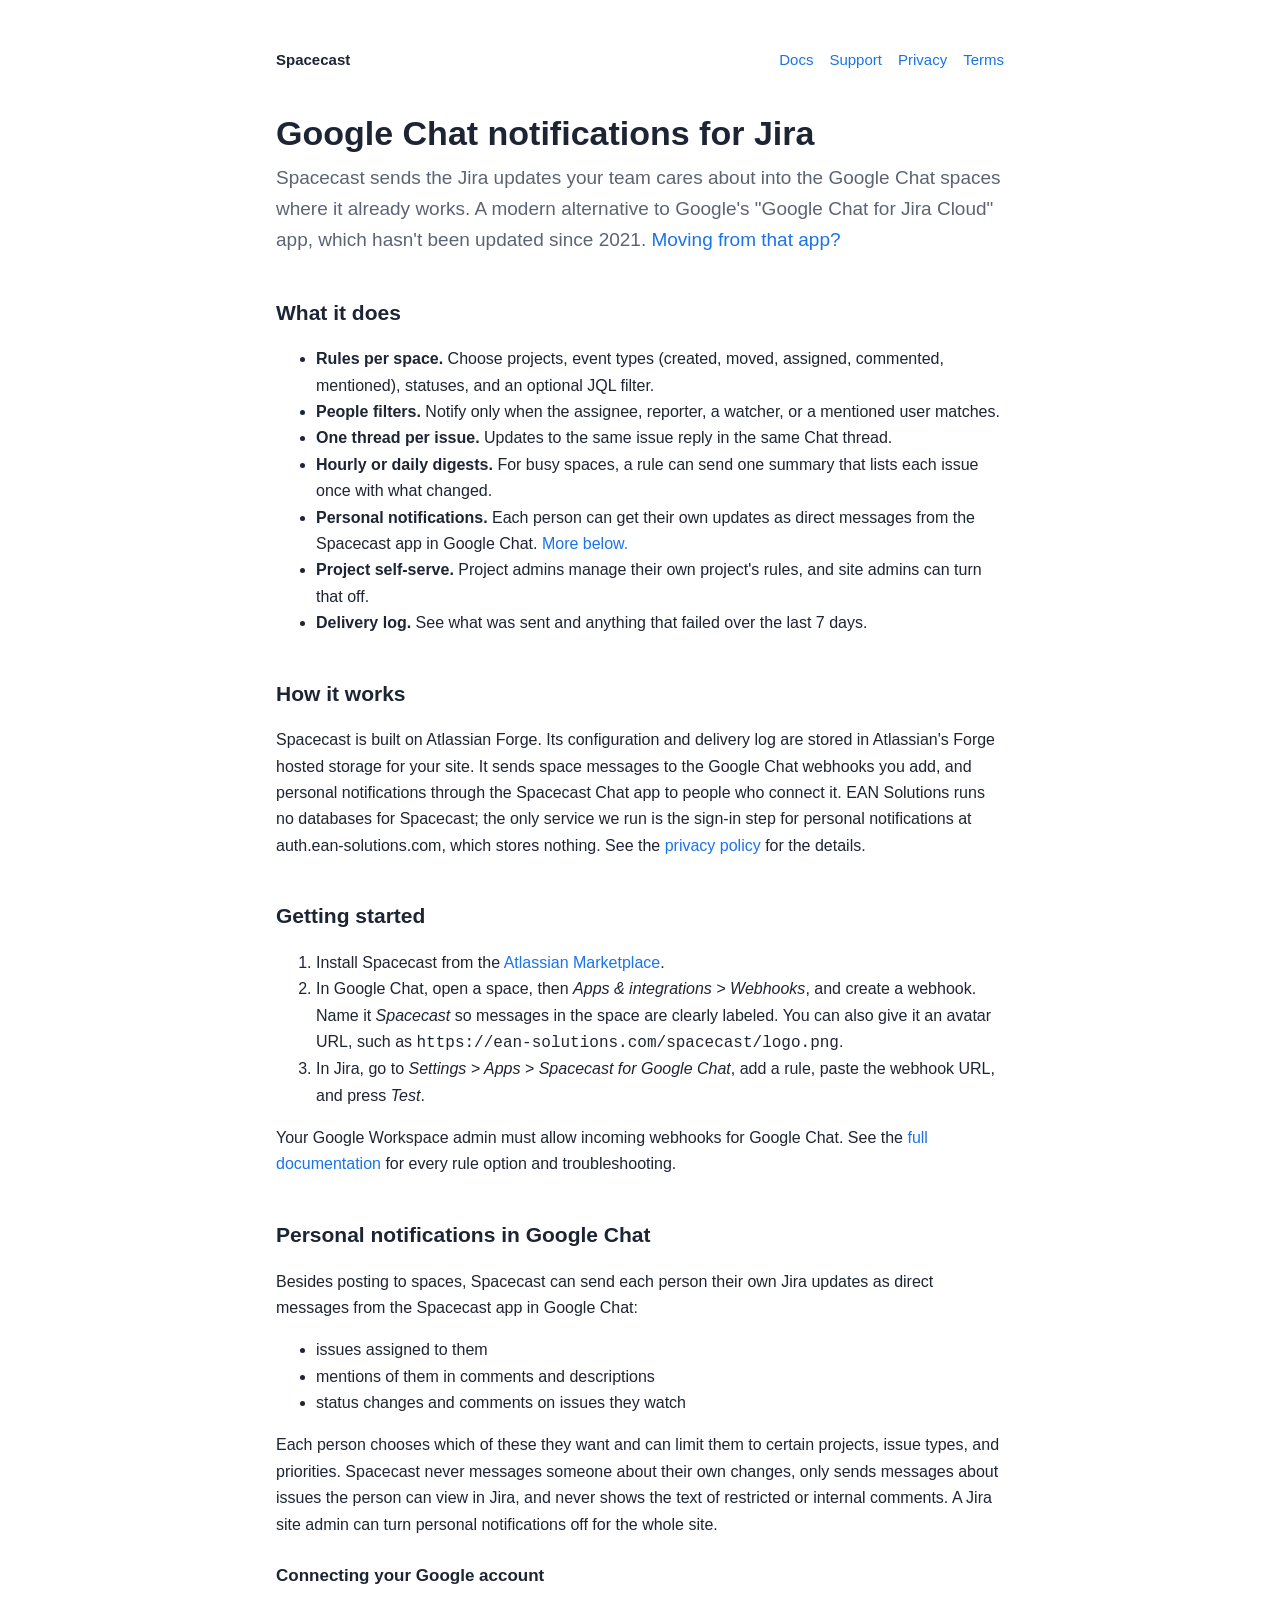
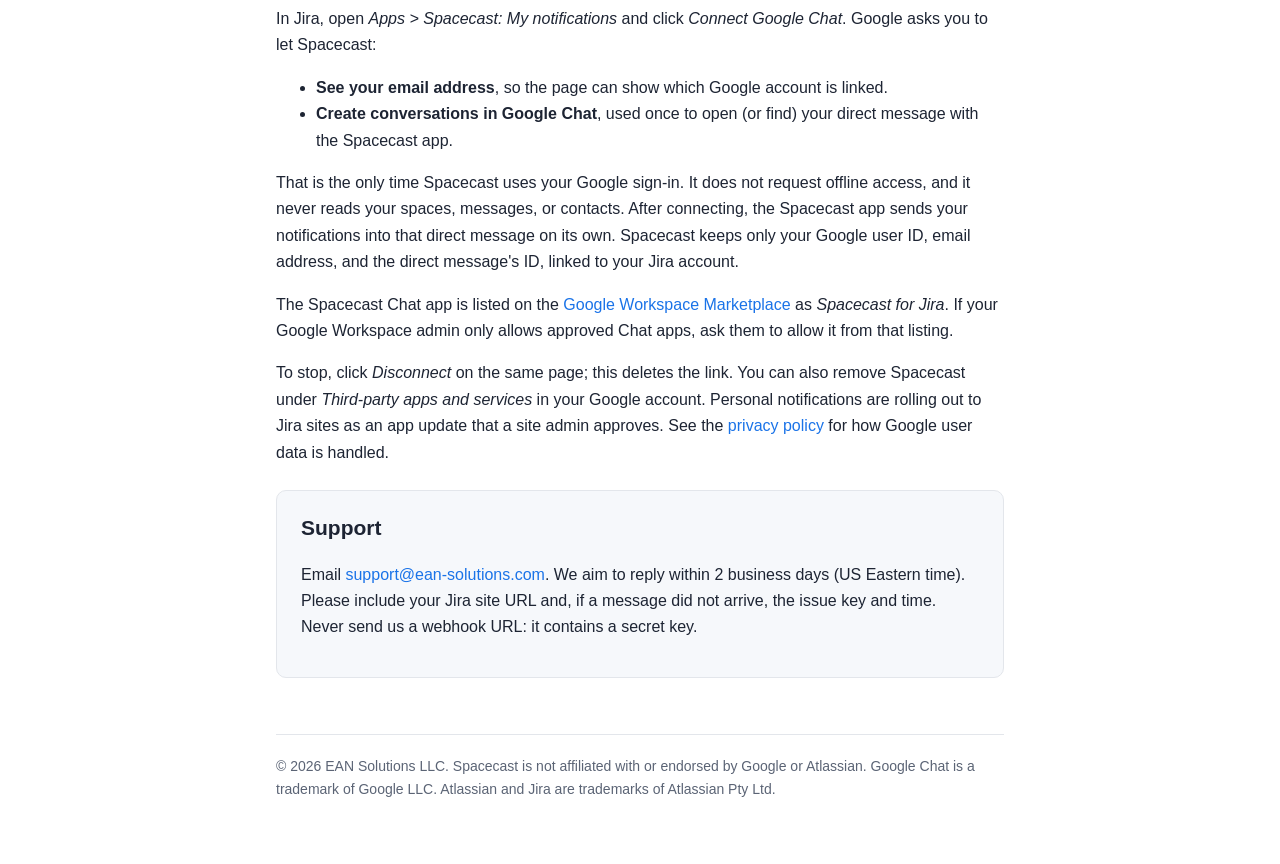
<file: spacecast/index.html>
<!DOCTYPE html>
<html lang="en">
<head>
  <meta charset="utf-8" />
  <meta name="viewport" content="width=device-width, initial-scale=1" />
  <title>Spacecast: Google Chat notifications for Jira Cloud</title>
  <meta name="description" content="Send Jira Cloud updates to Google Chat spaces and direct messages: per-space rules, JQL filters, one thread per issue, digests. A Forge alternative to Google Chat for Jira Cloud." />
  <link rel="canonical" href="https://ean-solutions.com/spacecast/" />
  <link rel="stylesheet" href="style.css" />
</head>
<body>
<main>
  <nav>
    <a class="brand" href="./">Spacecast</a>
    <a href="docs.html">Docs</a>
    <a href="#support">Support</a>
    <a href="privacy.html">Privacy</a>
    <a href="terms.html">Terms</a>
  </nav>

  <h1>Google Chat notifications for Jira</h1>
  <p class="lede">Spacecast sends the Jira updates your team cares about into the Google Chat spaces where it already works. A modern alternative to Google's "Google Chat for Jira Cloud" app, which hasn't been updated since 2021. <a href="google-chat-for-jira-cloud-alternative.html">Moving from that app?</a></p>

  <h2>What it does</h2>
  <ul>
    <li><strong>Rules per space.</strong> Choose projects, event types (created, moved, assigned, commented, mentioned), statuses, and an optional JQL filter.</li>
    <li><strong>People filters.</strong> Notify only when the assignee, reporter, a watcher, or a mentioned user matches.</li>
    <li><strong>One thread per issue.</strong> Updates to the same issue reply in the same Chat thread.</li>
    <li><strong>Hourly or daily digests.</strong> For busy spaces, a rule can send one summary that lists each issue once with what changed.</li>
    <li><strong>Personal notifications.</strong> Each person can get their own updates as direct messages from the Spacecast app in Google Chat. <a href="#personal">More below.</a></li>
    <li><strong>Project self-serve.</strong> Project admins manage their own project's rules, and site admins can turn that off.</li>
    <li><strong>Delivery log.</strong> See what was sent and anything that failed over the last 7 days.</li>
  </ul>

  <h2>How it works</h2>
  <p>Spacecast is built on Atlassian Forge. Its configuration and delivery log are stored in Atlassian's Forge hosted storage for your site. It sends space messages to the Google Chat webhooks you add, and personal notifications through the Spacecast Chat app to people who connect it. EAN Solutions runs no databases for Spacecast; the only service we run is the sign-in step for personal notifications at auth.ean-solutions.com, which stores nothing. See the <a href="privacy.html">privacy policy</a> for the details.</p>

  <h2>Getting started</h2>
  <ol>
    <li>Install Spacecast from the <a href="https://marketplace.atlassian.com/apps/3949353638/spacecast-google-chat-notifications-for-jira">Atlassian Marketplace</a>.</li>
    <li>In Google Chat, open a space, then <em>Apps &amp; integrations &gt; Webhooks</em>, and create a webhook. Name it <em>Spacecast</em> so messages in the space are clearly labeled. You can also give it an avatar URL, such as <code>https://ean-solutions.com/spacecast/logo.png</code>.</li>
    <li>In Jira, go to <em>Settings &gt; Apps &gt; Spacecast for Google Chat</em>, add a rule, paste the webhook URL, and press <em>Test</em>.</li>
  </ol>
  <p>Your Google Workspace admin must allow incoming webhooks for Google Chat. See the <a href="docs.html">full documentation</a> for every rule option and troubleshooting.</p>

  <h2 id="personal">Personal notifications in Google Chat</h2>
  <p>Besides posting to spaces, Spacecast can send each person their own Jira updates as direct messages from the Spacecast app in Google Chat:</p>
  <ul>
    <li>issues assigned to them</li>
    <li>mentions of them in comments and descriptions</li>
    <li>status changes and comments on issues they watch</li>
  </ul>
  <p>Each person chooses which of these they want and can limit them to certain projects, issue types, and priorities. Spacecast never messages someone about their own changes, only sends messages about issues the person can view in Jira, and never shows the text of restricted or internal comments. A Jira site admin can turn personal notifications off for the whole site.</p>
  <h3>Connecting your Google account</h3>
  <p>In Jira, open <em>Apps &gt; Spacecast: My notifications</em> and click <em>Connect Google Chat</em>. Google asks you to let Spacecast:</p>
  <ul>
    <li><strong>See your email address</strong>, so the page can show which Google account is linked.</li>
    <li><strong>Create conversations in Google Chat</strong>, used once to open (or find) your direct message with the Spacecast app.</li>
  </ul>
  <p>That is the only time Spacecast uses your Google sign-in. It does not request offline access, and it never reads your spaces, messages, or contacts. After connecting, the Spacecast app sends your notifications into that direct message on its own. Spacecast keeps only your Google user ID, email address, and the direct message's ID, linked to your Jira account.</p>
  <p>The Spacecast Chat app is listed on the <a href="https://workspace.google.com/marketplace/app/spacecast_for_jira/1006726347696">Google Workspace Marketplace</a> as <em>Spacecast for Jira</em>. If your Google Workspace admin only allows approved Chat apps, ask them to allow it from that listing.</p>
  <p>To stop, click <em>Disconnect</em> on the same page; this deletes the link. You can also remove Spacecast under <em>Third-party apps and services</em> in your Google account. Personal notifications are rolling out to Jira sites as an app update that a site admin approves. See the <a href="privacy.html">privacy policy</a> for how Google user data is handled.</p>

  <div class="card" id="support">
    <h2 style="margin-top:0">Support</h2>
    <p>Email <a href="mailto:support@ean-solutions.com">support@ean-solutions.com</a>. We aim to reply within 2 business days (US Eastern time). Please include your Jira site URL and, if a message did not arrive, the issue key and time. Never send us a webhook URL: it contains a secret key.</p>
  </div>

  <footer>
    &copy; 2026 EAN Solutions LLC. Spacecast is not affiliated with or endorsed by Google or Atlassian. Google Chat is a trademark of Google LLC. Atlassian and Jira are trademarks of Atlassian Pty Ltd.
  </footer>
</main>
</body>
</html>
</file>
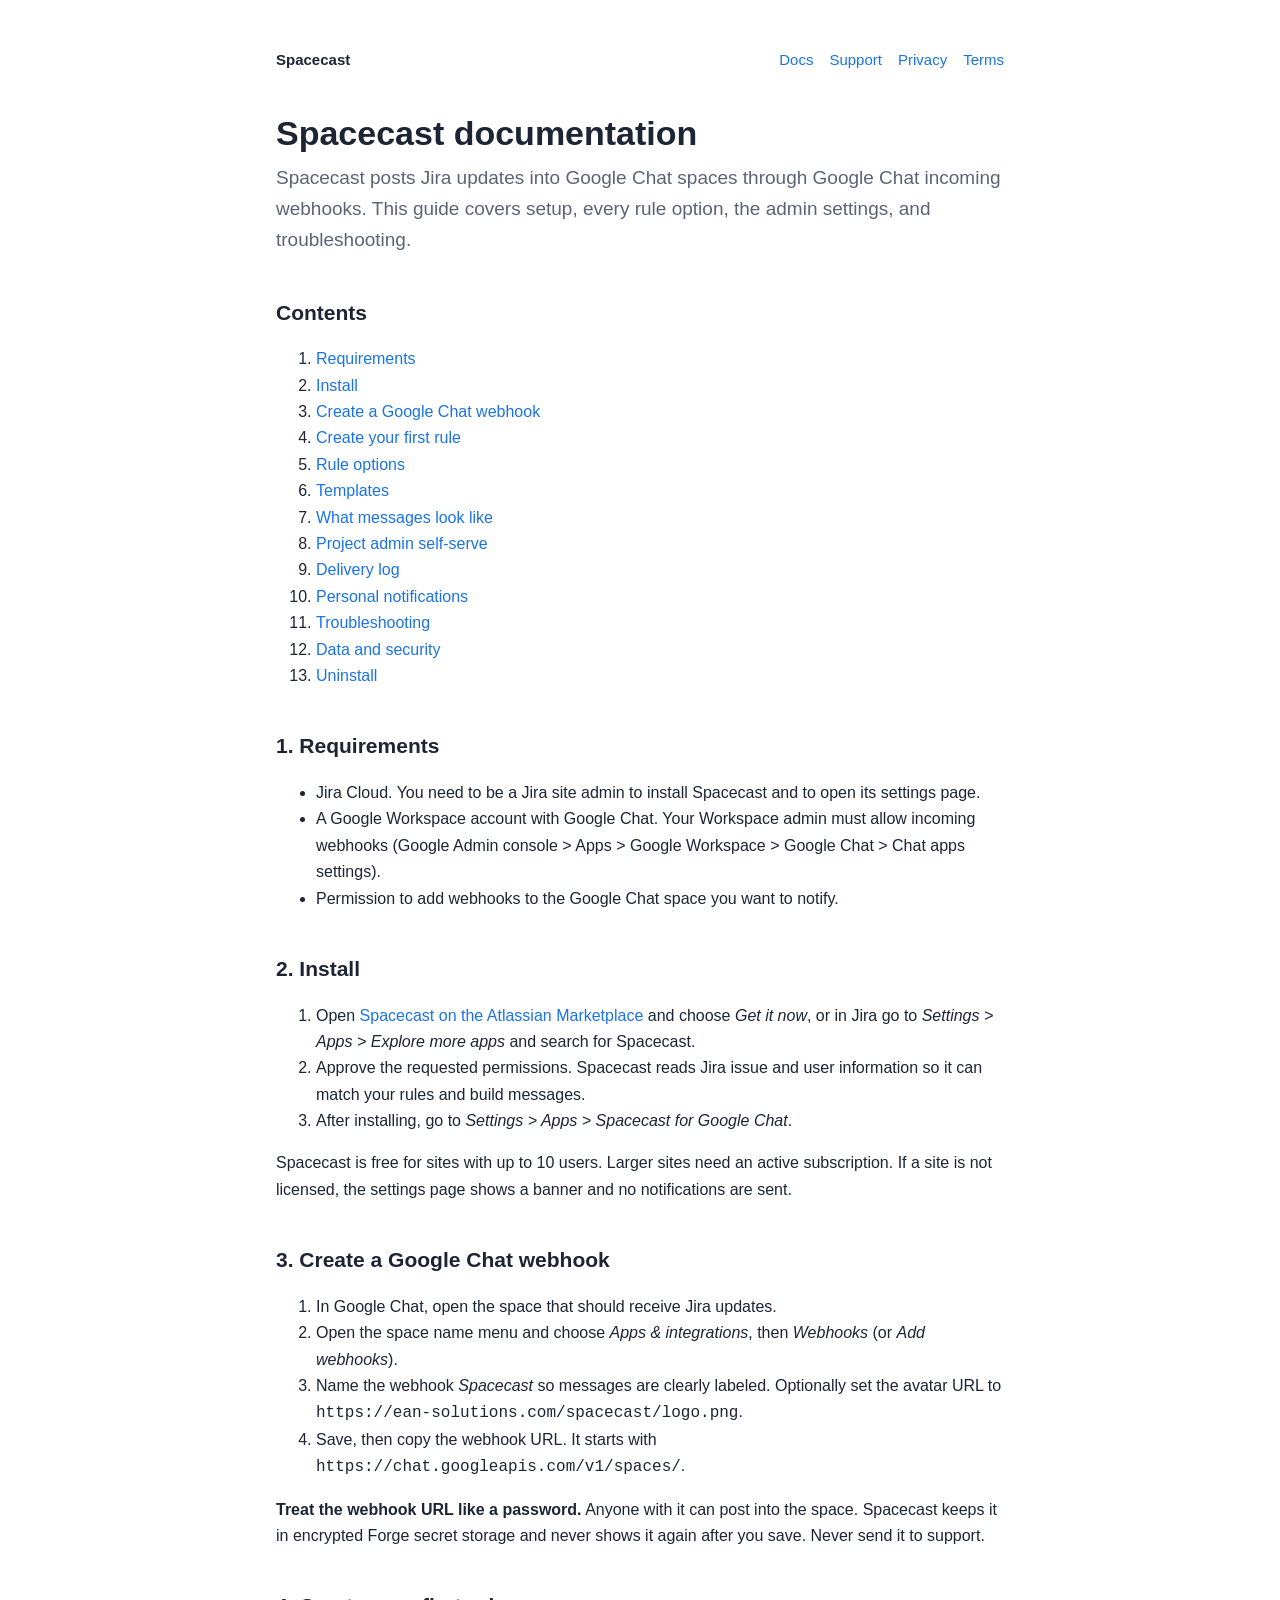
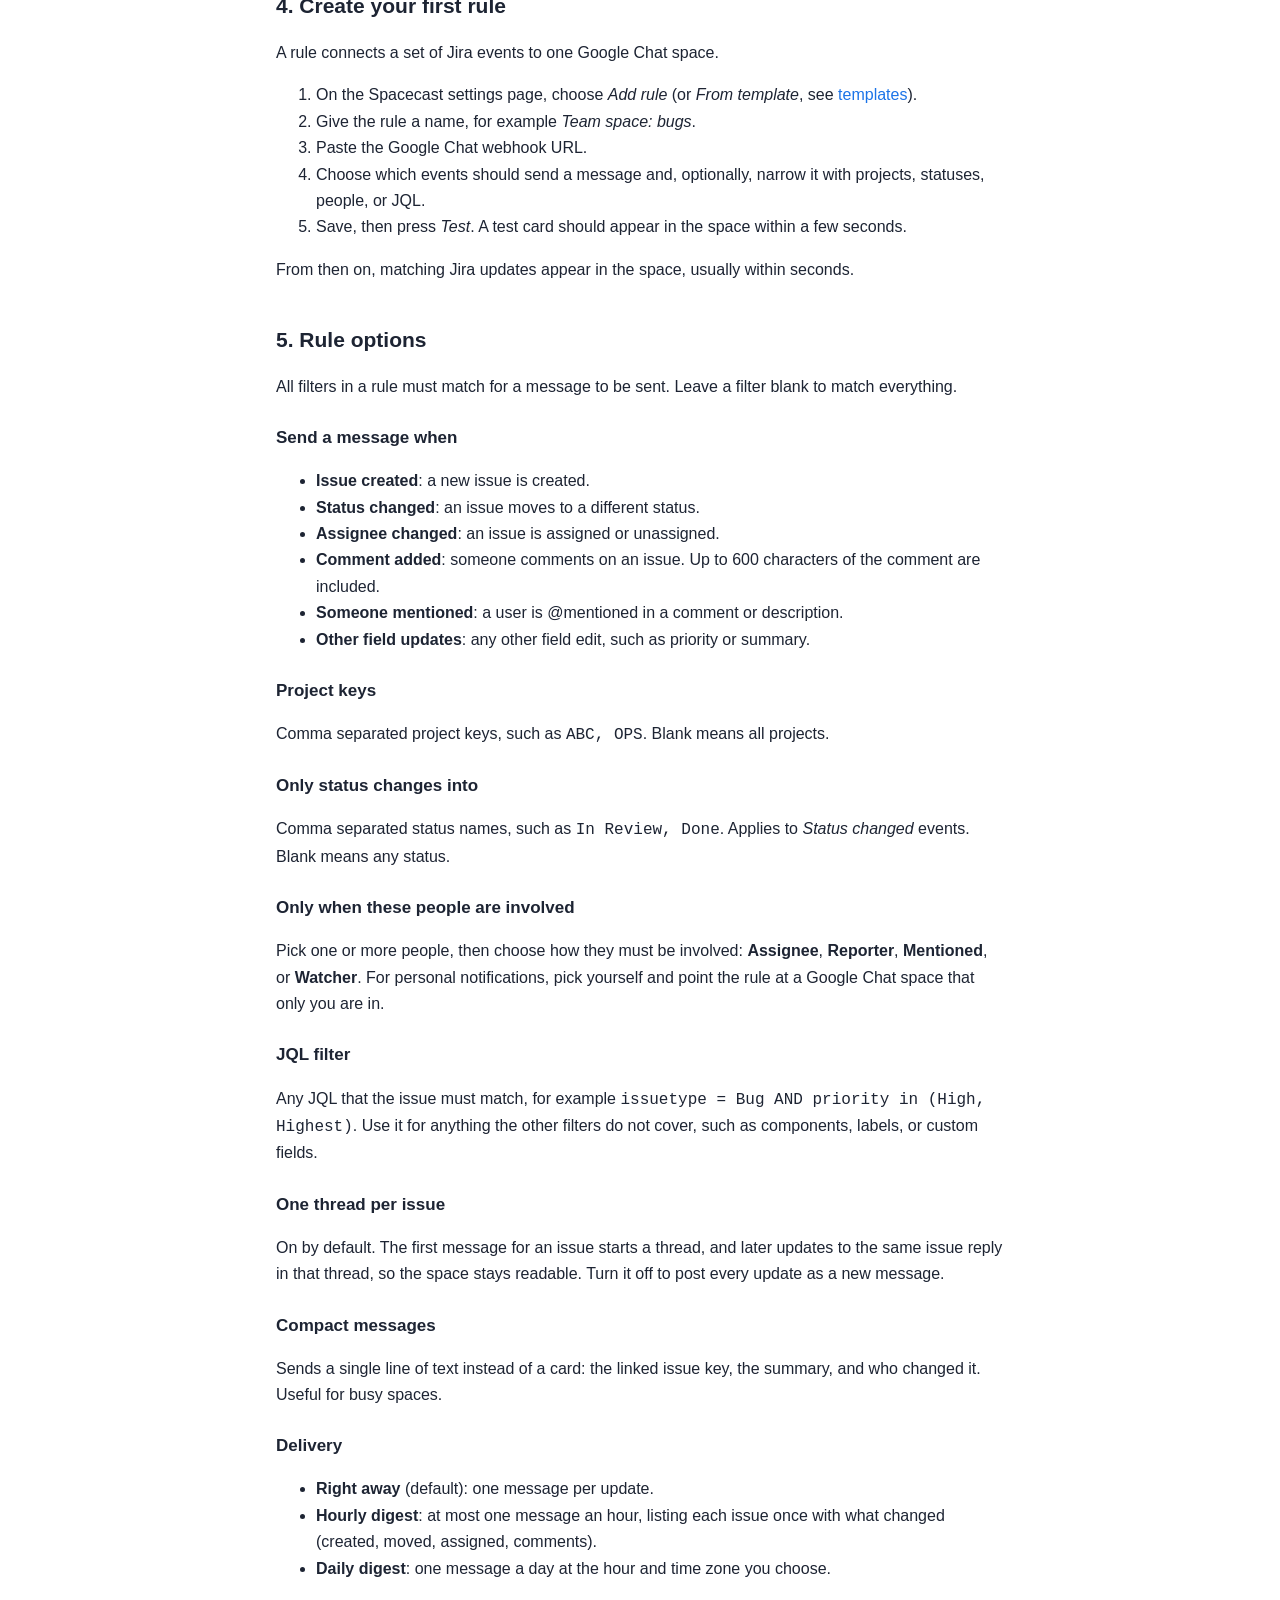
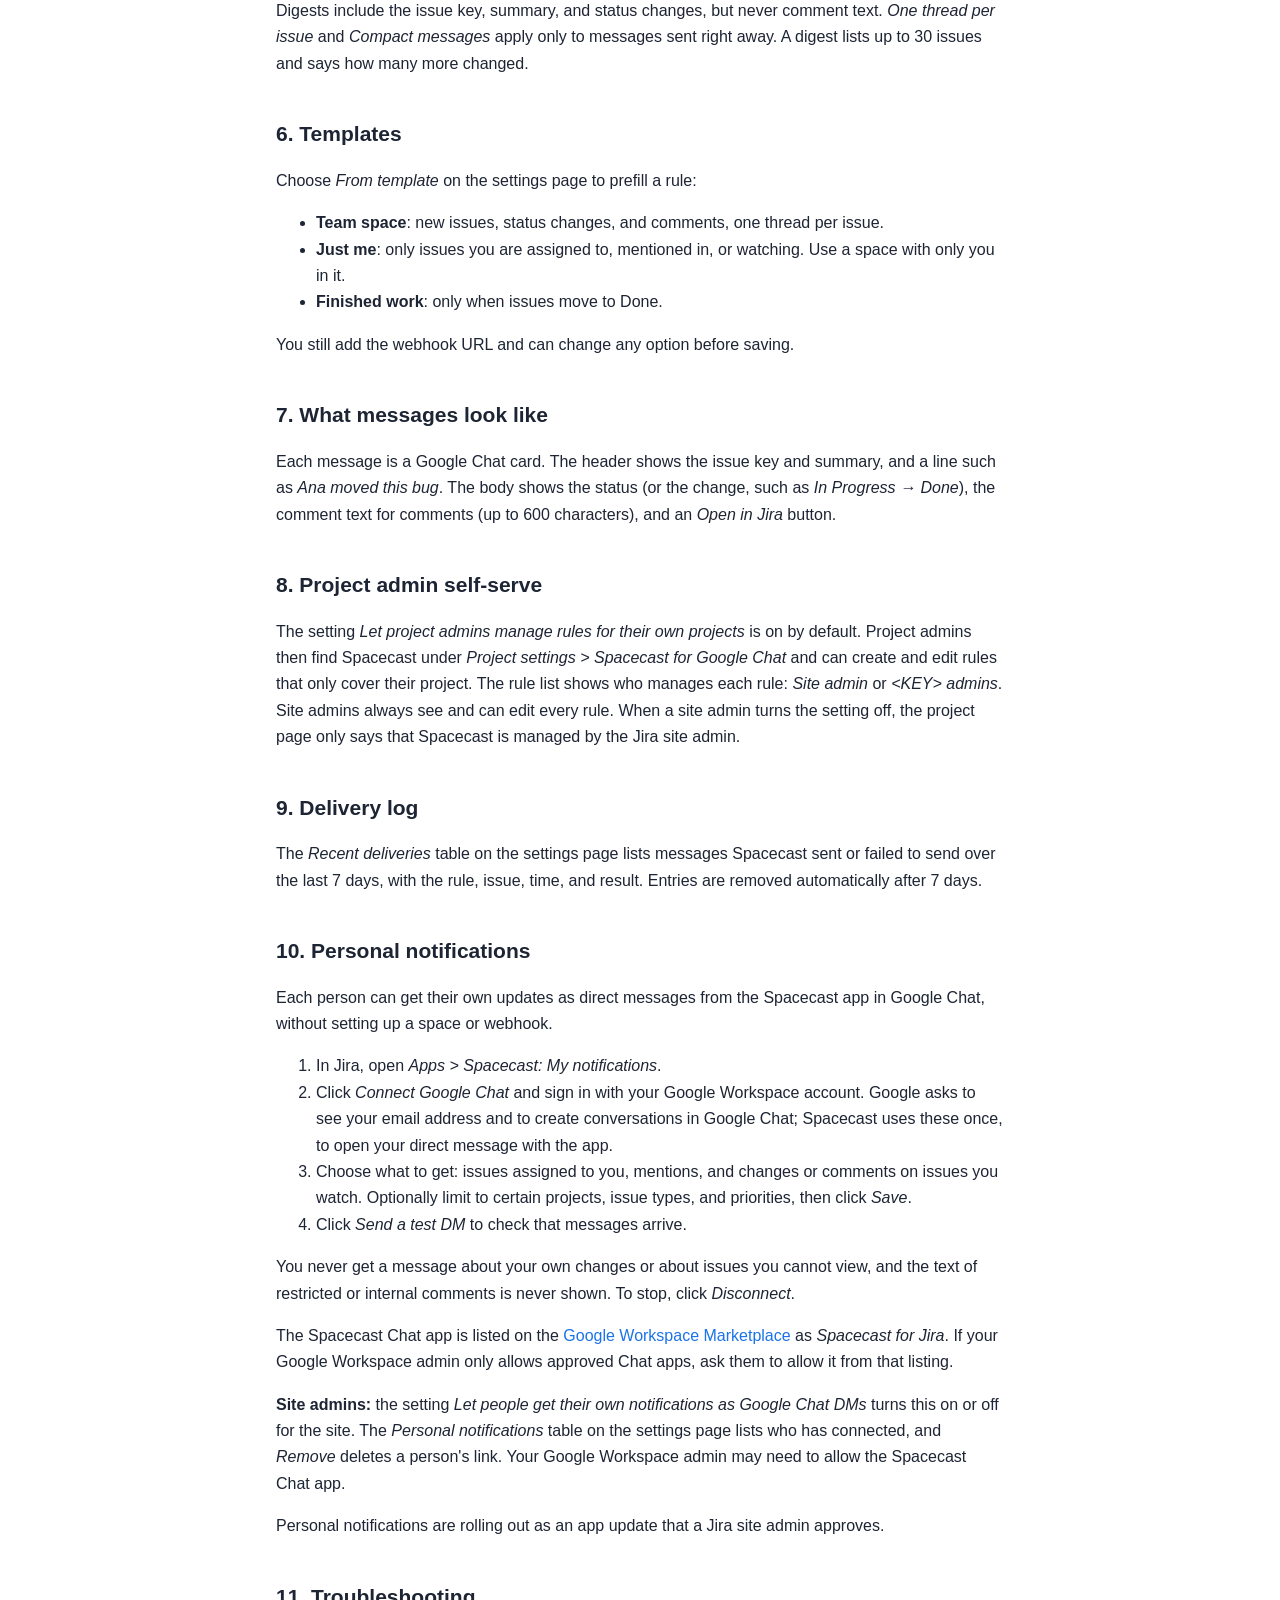
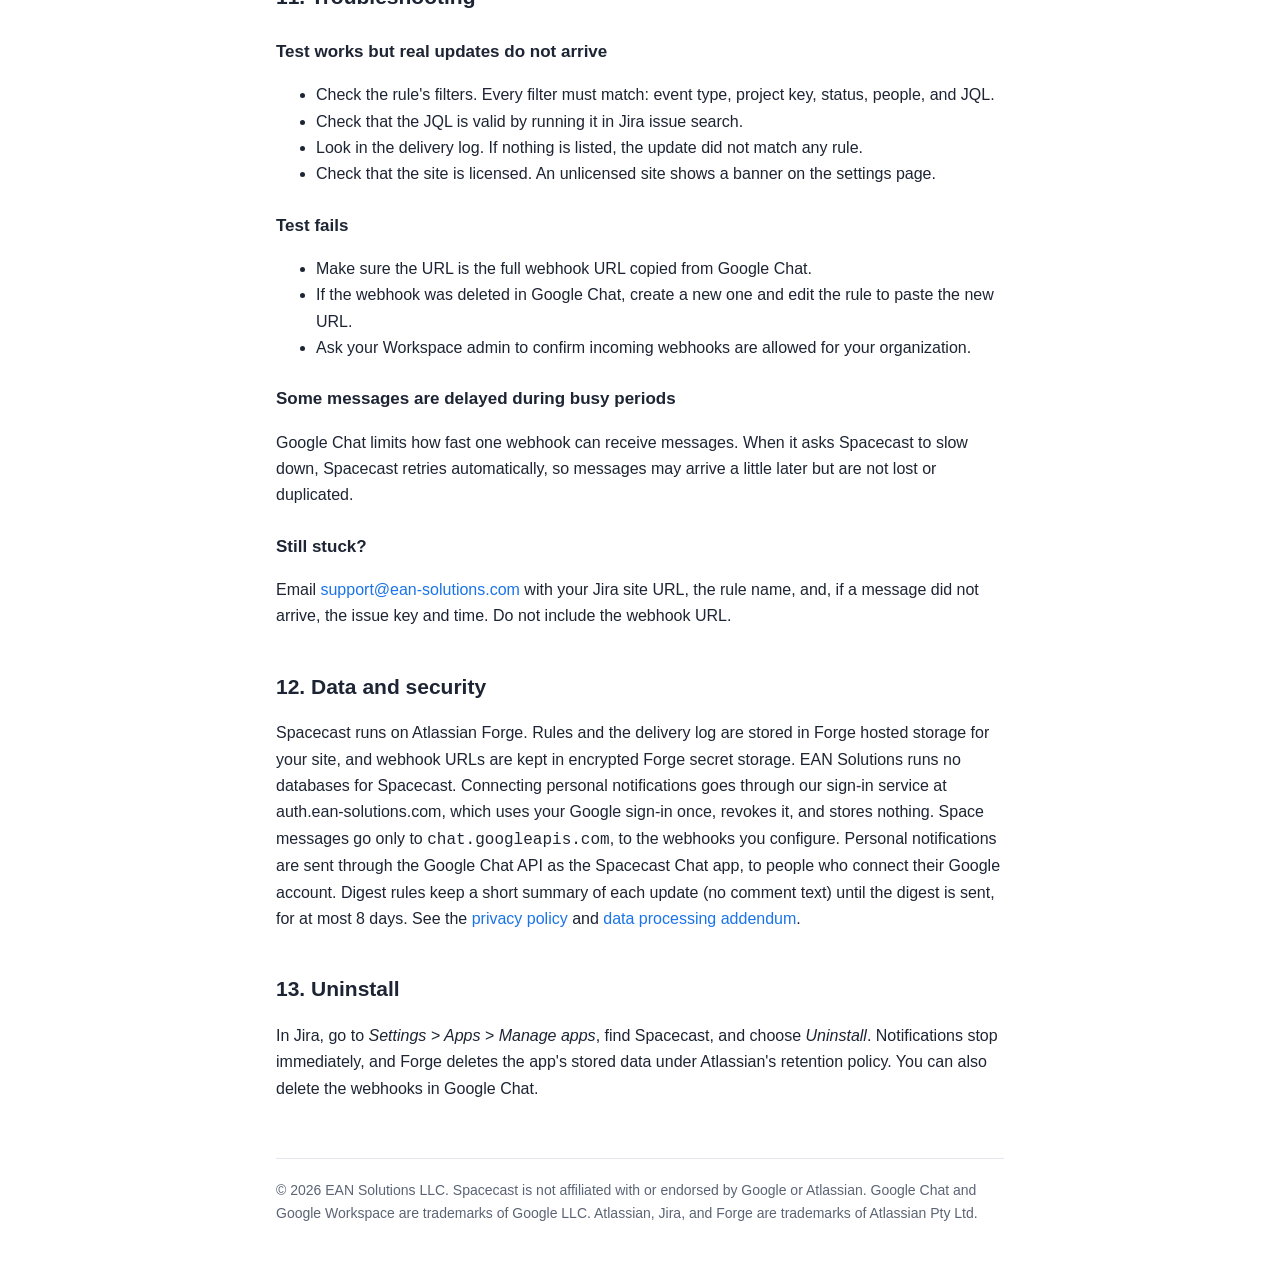
<file: spacecast/docs.html>
<!DOCTYPE html>
<html lang="en">
<head>
  <meta charset="utf-8" />
  <meta name="viewport" content="width=device-width, initial-scale=1" />
  <title>Spacecast documentation</title>
  <meta name="description" content="How to set up and use Spacecast to send Jira notifications to Google Chat spaces." />
  <link rel="stylesheet" href="style.css" />
</head>
<body>
<main>
  <nav>
    <a class="brand" href="./">Spacecast</a>
    <a href="docs.html">Docs</a>
    <a href="./#support">Support</a>
    <a href="privacy.html">Privacy</a>
    <a href="terms.html">Terms</a>
  </nav>

  <h1>Spacecast documentation</h1>
  <p class="lede">Spacecast posts Jira updates into Google Chat spaces through Google Chat incoming webhooks. This guide covers setup, every rule option, the admin settings, and troubleshooting.</p>

  <h2>Contents</h2>
  <ol>
    <li><a href="#requirements">Requirements</a></li>
    <li><a href="#install">Install</a></li>
    <li><a href="#webhook">Create a Google Chat webhook</a></li>
    <li><a href="#first-rule">Create your first rule</a></li>
    <li><a href="#rule-options">Rule options</a></li>
    <li><a href="#templates">Templates</a></li>
    <li><a href="#messages">What messages look like</a></li>
    <li><a href="#project-admins">Project admin self-serve</a></li>
    <li><a href="#delivery-log">Delivery log</a></li>
    <li><a href="#personal">Personal notifications</a></li>
    <li><a href="#troubleshooting">Troubleshooting</a></li>
    <li><a href="#data">Data and security</a></li>
    <li><a href="#uninstall">Uninstall</a></li>
  </ol>

  <h2 id="requirements">1. Requirements</h2>
  <ul>
    <li>Jira Cloud. You need to be a Jira site admin to install Spacecast and to open its settings page.</li>
    <li>A Google Workspace account with Google Chat. Your Workspace admin must allow incoming webhooks (Google Admin console &gt; Apps &gt; Google Workspace &gt; Google Chat &gt; Chat apps settings).</li>
    <li>Permission to add webhooks to the Google Chat space you want to notify.</li>
  </ul>

  <h2 id="install">2. Install</h2>
  <ol>
    <li>Open <a href="https://marketplace.atlassian.com/apps/3949353638/spacecast-google-chat-notifications-for-jira">Spacecast on the Atlassian Marketplace</a> and choose <em>Get it now</em>, or in Jira go to <em>Settings &gt; Apps &gt; Explore more apps</em> and search for Spacecast.</li>
    <li>Approve the requested permissions. Spacecast reads Jira issue and user information so it can match your rules and build messages.</li>
    <li>After installing, go to <em>Settings &gt; Apps &gt; Spacecast for Google Chat</em>.</li>
  </ol>
  <p>Spacecast is free for sites with up to 10 users. Larger sites need an active subscription. If a site is not licensed, the settings page shows a banner and no notifications are sent.</p>

  <h2 id="webhook">3. Create a Google Chat webhook</h2>
  <ol>
    <li>In Google Chat, open the space that should receive Jira updates.</li>
    <li>Open the space name menu and choose <em>Apps &amp; integrations</em>, then <em>Webhooks</em> (or <em>Add webhooks</em>).</li>
    <li>Name the webhook <em>Spacecast</em> so messages are clearly labeled. Optionally set the avatar URL to <code>https://ean-solutions.com/spacecast/logo.png</code>.</li>
    <li>Save, then copy the webhook URL. It starts with <code>https://chat.googleapis.com/v1/spaces/</code>.</li>
  </ol>
  <p><strong>Treat the webhook URL like a password.</strong> Anyone with it can post into the space. Spacecast keeps it in encrypted Forge secret storage and never shows it again after you save. Never send it to support.</p>

  <h2 id="first-rule">4. Create your first rule</h2>
  <p>A rule connects a set of Jira events to one Google Chat space.</p>
  <ol>
    <li>On the Spacecast settings page, choose <em>Add rule</em> (or <em>From template</em>, see <a href="#templates">templates</a>).</li>
    <li>Give the rule a name, for example <em>Team space: bugs</em>.</li>
    <li>Paste the Google Chat webhook URL.</li>
    <li>Choose which events should send a message and, optionally, narrow it with projects, statuses, people, or JQL.</li>
    <li>Save, then press <em>Test</em>. A test card should appear in the space within a few seconds.</li>
  </ol>
  <p>From then on, matching Jira updates appear in the space, usually within seconds.</p>

  <h2 id="rule-options">5. Rule options</h2>
  <p>All filters in a rule must match for a message to be sent. Leave a filter blank to match everything.</p>

  <h3>Send a message when</h3>
  <ul>
    <li><strong>Issue created</strong>: a new issue is created.</li>
    <li><strong>Status changed</strong>: an issue moves to a different status.</li>
    <li><strong>Assignee changed</strong>: an issue is assigned or unassigned.</li>
    <li><strong>Comment added</strong>: someone comments on an issue. Up to 600 characters of the comment are included.</li>
    <li><strong>Someone mentioned</strong>: a user is @mentioned in a comment or description.</li>
    <li><strong>Other field updates</strong>: any other field edit, such as priority or summary.</li>
  </ul>

  <h3>Project keys</h3>
  <p>Comma separated project keys, such as <code>ABC, OPS</code>. Blank means all projects.</p>

  <h3>Only status changes into</h3>
  <p>Comma separated status names, such as <code>In Review, Done</code>. Applies to <em>Status changed</em> events. Blank means any status.</p>

  <h3>Only when these people are involved</h3>
  <p>Pick one or more people, then choose how they must be involved: <strong>Assignee</strong>, <strong>Reporter</strong>, <strong>Mentioned</strong>, or <strong>Watcher</strong>. For personal notifications, pick yourself and point the rule at a Google Chat space that only you are in.</p>

  <h3>JQL filter</h3>
  <p>Any JQL that the issue must match, for example <code>issuetype = Bug AND priority in (High, Highest)</code>. Use it for anything the other filters do not cover, such as components, labels, or custom fields.</p>

  <h3>One thread per issue</h3>
  <p>On by default. The first message for an issue starts a thread, and later updates to the same issue reply in that thread, so the space stays readable. Turn it off to post every update as a new message.</p>

  <h3>Compact messages</h3>
  <p>Sends a single line of text instead of a card: the linked issue key, the summary, and who changed it. Useful for busy spaces.</p>

  <h3>Delivery</h3>
  <ul>
    <li><strong>Right away</strong> (default): one message per update.</li>
    <li><strong>Hourly digest</strong>: at most one message an hour, listing each issue once with what changed (created, moved, assigned, comments).</li>
    <li><strong>Daily digest</strong>: one message a day at the hour and time zone you choose.</li>
  </ul>
  <p>Digests include the issue key, summary, and status changes, but never comment text. <em>One thread per issue</em> and <em>Compact messages</em> apply only to messages sent right away. A digest lists up to 30 issues and says how many more changed.</p>

  <h2 id="templates">6. Templates</h2>
  <p>Choose <em>From template</em> on the settings page to prefill a rule:</p>
  <ul>
    <li><strong>Team space</strong>: new issues, status changes, and comments, one thread per issue.</li>
    <li><strong>Just me</strong>: only issues you are assigned to, mentioned in, or watching. Use a space with only you in it.</li>
    <li><strong>Finished work</strong>: only when issues move to Done.</li>
  </ul>
  <p>You still add the webhook URL and can change any option before saving.</p>

  <h2 id="messages">7. What messages look like</h2>
  <p>Each message is a Google Chat card. The header shows the issue key and summary, and a line such as <em>Ana moved this bug</em>. The body shows the status (or the change, such as <em>In Progress &rarr; Done</em>), the comment text for comments (up to 600 characters), and an <em>Open in Jira</em> button.</p>

  <h2 id="project-admins">8. Project admin self-serve</h2>
  <p>The setting <em>Let project admins manage rules for their own projects</em> is on by default. Project admins then find Spacecast under <em>Project settings &gt; Spacecast for Google Chat</em> and can create and edit rules that only cover their project. The rule list shows who manages each rule: <em>Site admin</em> or <em>&lt;KEY&gt; admins</em>. Site admins always see and can edit every rule. When a site admin turns the setting off, the project page only says that Spacecast is managed by the Jira site admin.</p>

  <h2 id="delivery-log">9. Delivery log</h2>
  <p>The <em>Recent deliveries</em> table on the settings page lists messages Spacecast sent or failed to send over the last 7 days, with the rule, issue, time, and result. Entries are removed automatically after 7 days.</p>

  <h2 id="personal">10. Personal notifications</h2>
  <p>Each person can get their own updates as direct messages from the Spacecast app in Google Chat, without setting up a space or webhook.</p>
  <ol>
    <li>In Jira, open <em>Apps &gt; Spacecast: My notifications</em>.</li>
    <li>Click <em>Connect Google Chat</em> and sign in with your Google Workspace account. Google asks to see your email address and to create conversations in Google Chat; Spacecast uses these once, to open your direct message with the app.</li>
    <li>Choose what to get: issues assigned to you, mentions, and changes or comments on issues you watch. Optionally limit to certain projects, issue types, and priorities, then click <em>Save</em>.</li>
    <li>Click <em>Send a test DM</em> to check that messages arrive.</li>
  </ol>
  <p>You never get a message about your own changes or about issues you cannot view, and the text of restricted or internal comments is never shown. To stop, click <em>Disconnect</em>.</p>
  <p>The Spacecast Chat app is listed on the <a href="https://workspace.google.com/marketplace/app/spacecast_for_jira/1006726347696">Google Workspace Marketplace</a> as <em>Spacecast for Jira</em>. If your Google Workspace admin only allows approved Chat apps, ask them to allow it from that listing.</p>
  <p><strong>Site admins:</strong> the setting <em>Let people get their own notifications as Google Chat DMs</em> turns this on or off for the site. The <em>Personal notifications</em> table on the settings page lists who has connected, and <em>Remove</em> deletes a person's link. Your Google Workspace admin may need to allow the Spacecast Chat app.</p>
  <p>Personal notifications are rolling out as an app update that a Jira site admin approves.</p>

  <h2 id="troubleshooting">11. Troubleshooting</h2>
  <h3>Test works but real updates do not arrive</h3>
  <ul>
    <li>Check the rule's filters. Every filter must match: event type, project key, status, people, and JQL.</li>
    <li>Check that the JQL is valid by running it in Jira issue search.</li>
    <li>Look in the delivery log. If nothing is listed, the update did not match any rule.</li>
    <li>Check that the site is licensed. An unlicensed site shows a banner on the settings page.</li>
  </ul>
  <h3>Test fails</h3>
  <ul>
    <li>Make sure the URL is the full webhook URL copied from Google Chat.</li>
    <li>If the webhook was deleted in Google Chat, create a new one and edit the rule to paste the new URL.</li>
    <li>Ask your Workspace admin to confirm incoming webhooks are allowed for your organization.</li>
  </ul>
  <h3>Some messages are delayed during busy periods</h3>
  <p>Google Chat limits how fast one webhook can receive messages. When it asks Spacecast to slow down, Spacecast retries automatically, so messages may arrive a little later but are not lost or duplicated.</p>
  <h3>Still stuck?</h3>
  <p>Email <a href="mailto:support@ean-solutions.com">support@ean-solutions.com</a> with your Jira site URL, the rule name, and, if a message did not arrive, the issue key and time. Do not include the webhook URL.</p>

  <h2 id="data">12. Data and security</h2>
  <p>Spacecast runs on Atlassian Forge. Rules and the delivery log are stored in Forge hosted storage for your site, and webhook URLs are kept in encrypted Forge secret storage. EAN Solutions runs no databases for Spacecast. Connecting personal notifications goes through our sign-in service at auth.ean-solutions.com, which uses your Google sign-in once, revokes it, and stores nothing. Space messages go only to <code>chat.googleapis.com</code>, to the webhooks you configure. Personal notifications are sent through the Google Chat API as the Spacecast Chat app, to people who connect their Google account. Digest rules keep a short summary of each update (no comment text) until the digest is sent, for at most 8 days. See the <a href="privacy.html">privacy policy</a> and <a href="dpa.html">data processing addendum</a>.</p>

  <h2 id="uninstall">13. Uninstall</h2>
  <p>In Jira, go to <em>Settings &gt; Apps &gt; Manage apps</em>, find Spacecast, and choose <em>Uninstall</em>. Notifications stop immediately, and Forge deletes the app's stored data under Atlassian's retention policy. You can also delete the webhooks in Google Chat.</p>

  <footer>
    &copy; 2026 EAN Solutions LLC. Spacecast is not affiliated with or endorsed by Google or Atlassian. Google Chat and Google Workspace are trademarks of Google LLC. Atlassian, Jira, and Forge are trademarks of Atlassian Pty Ltd.
  </footer>
</main>
</body>
</html>
</file>
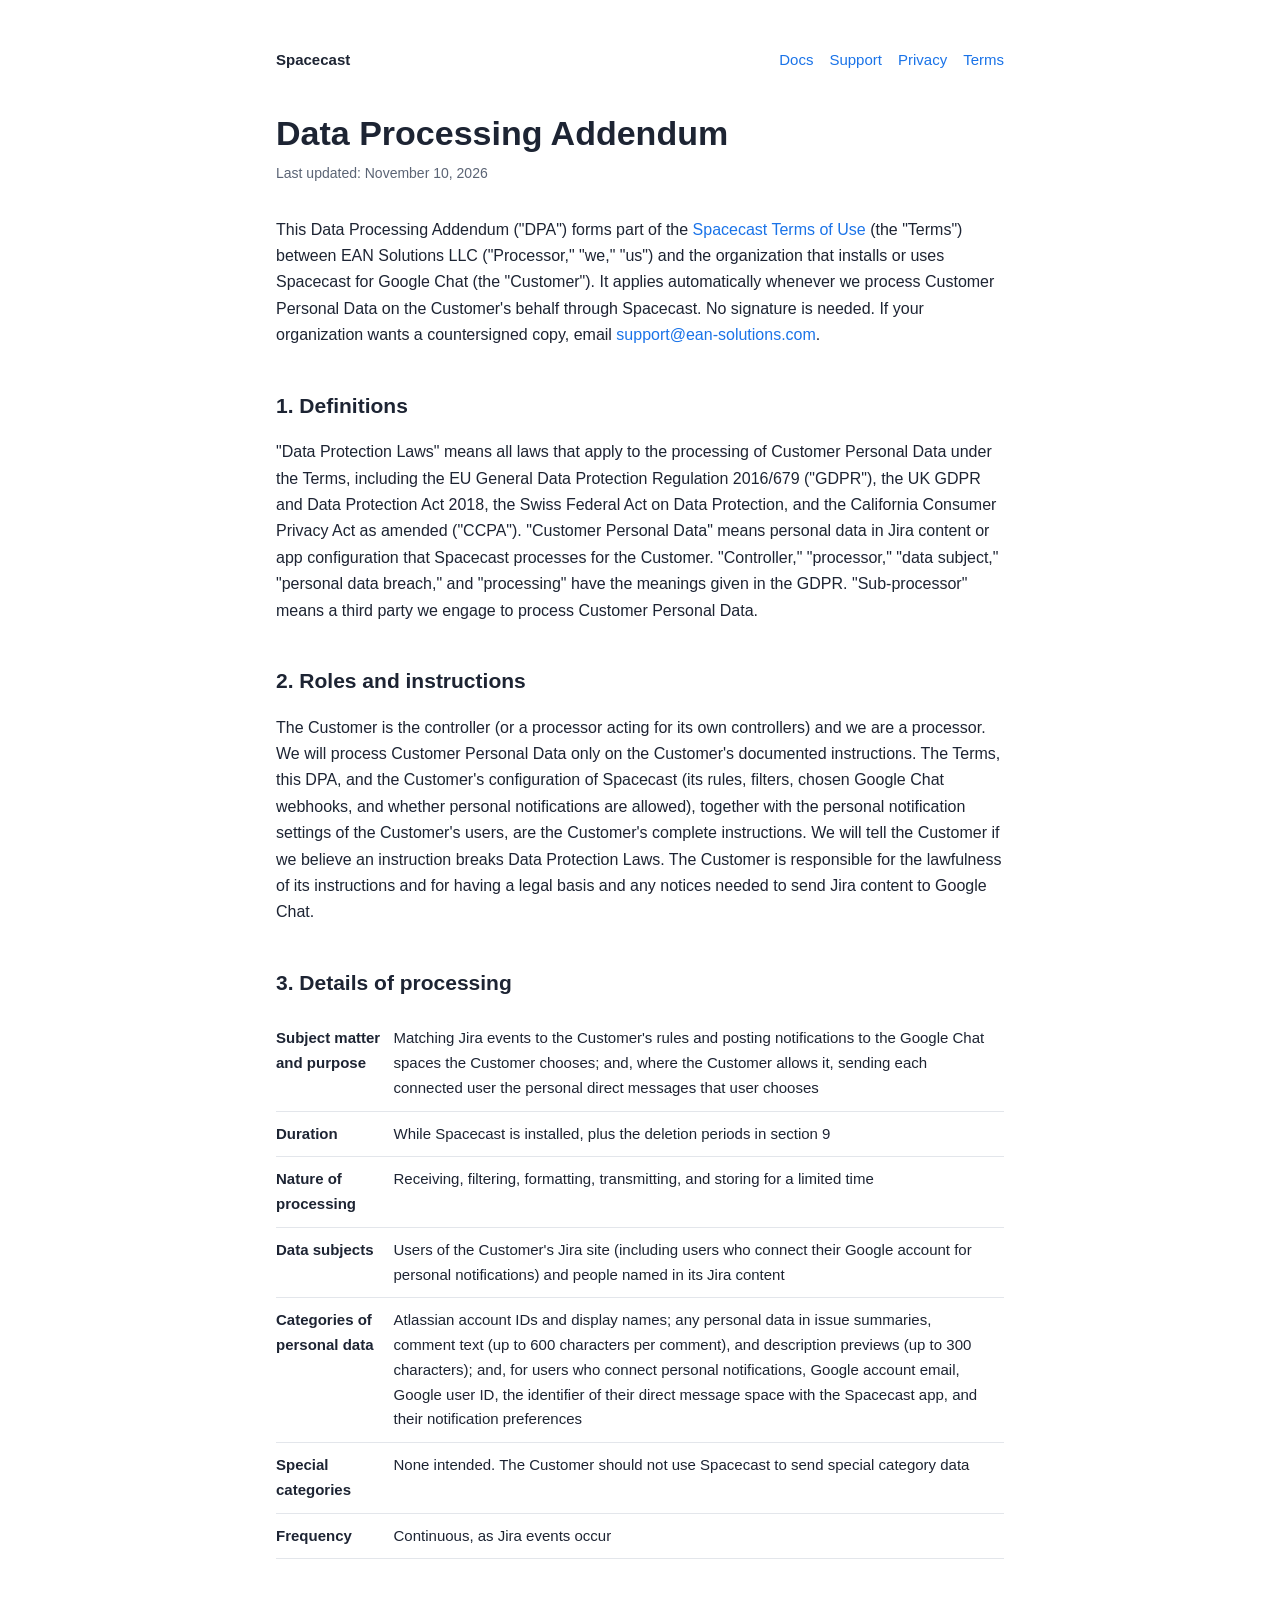
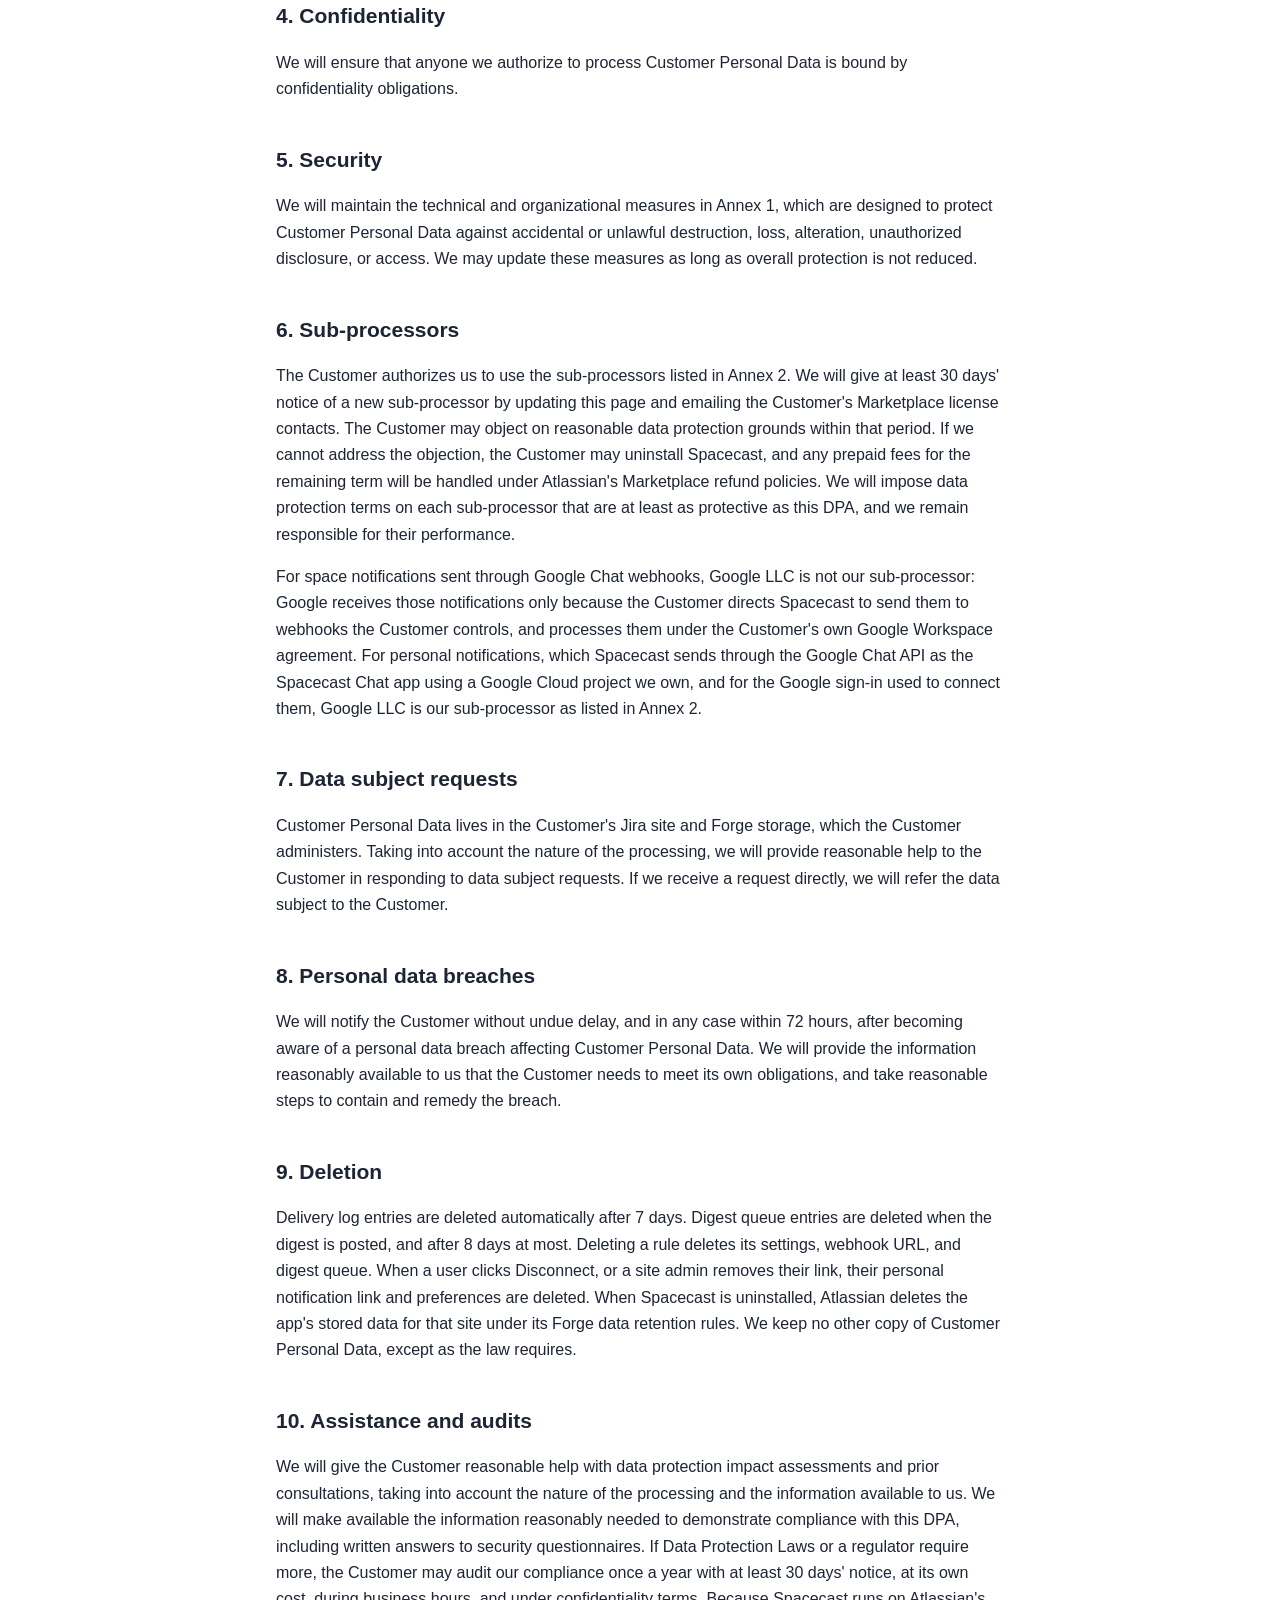
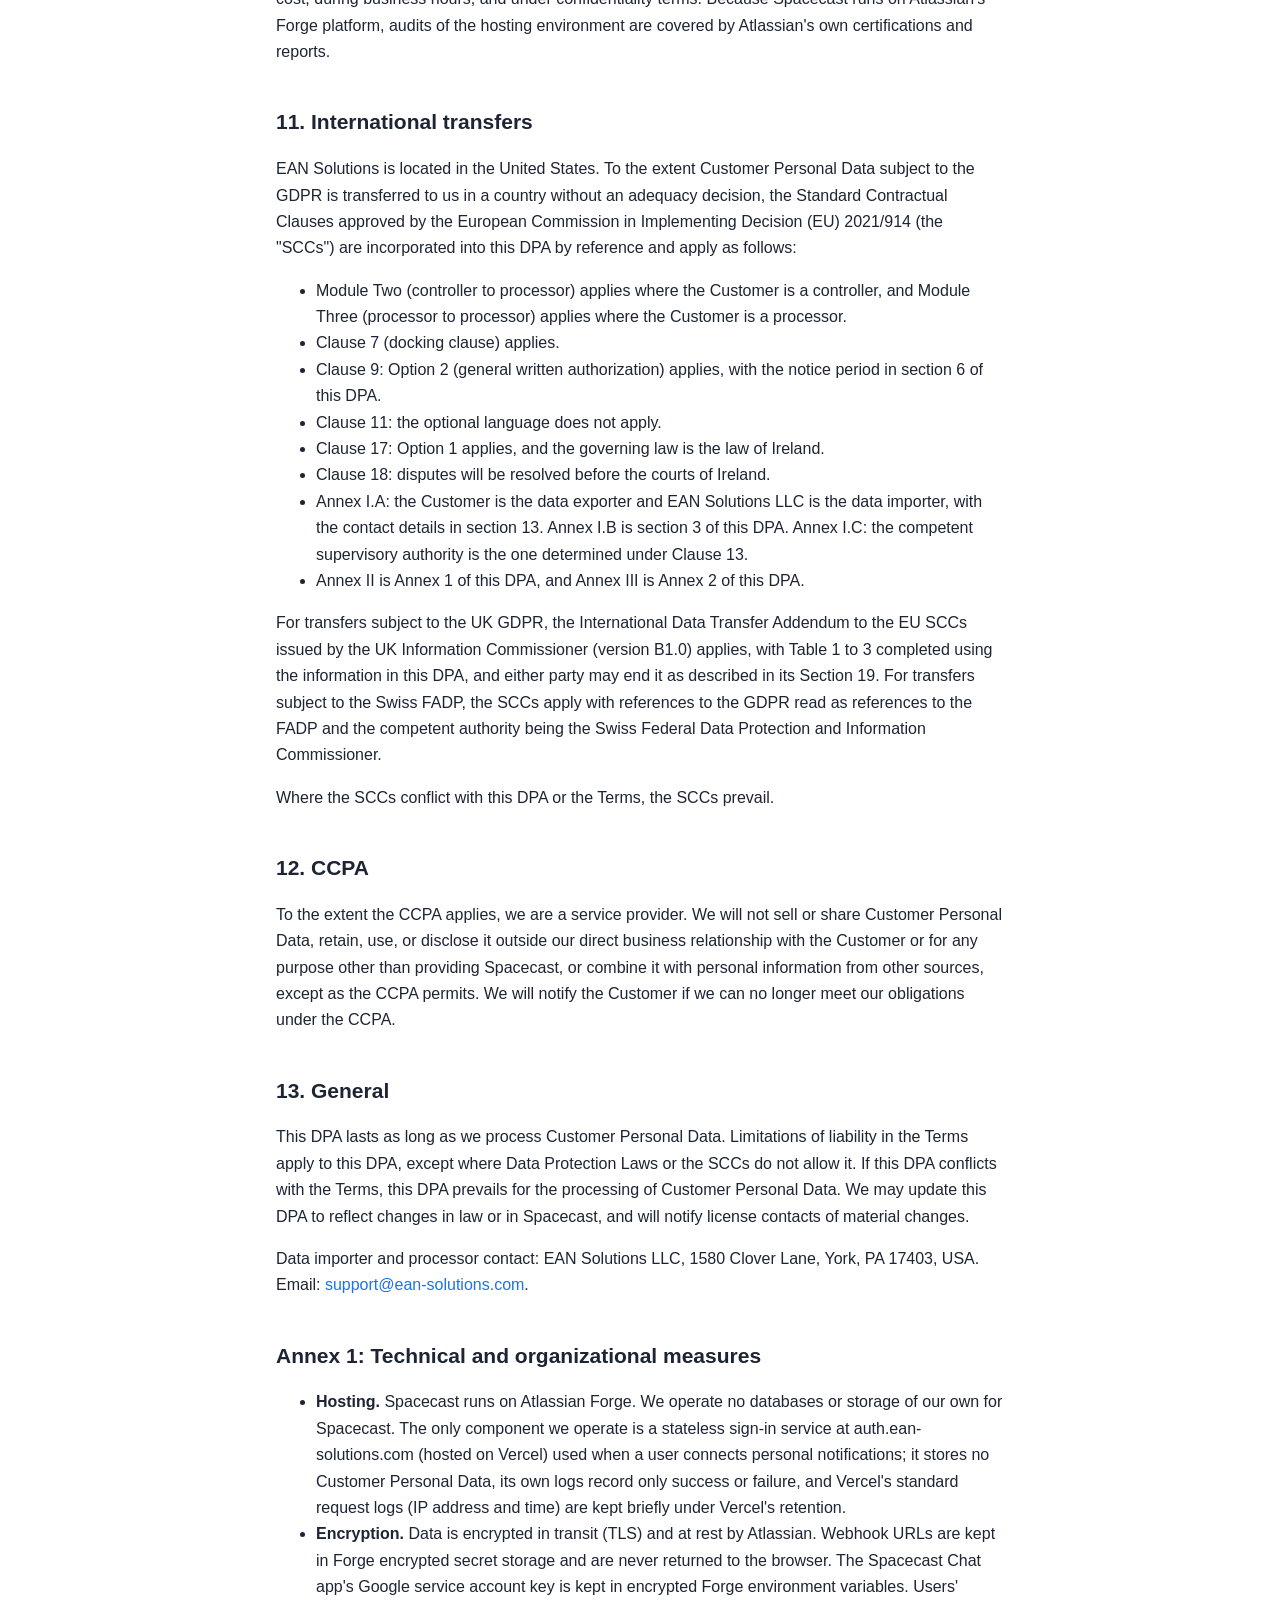
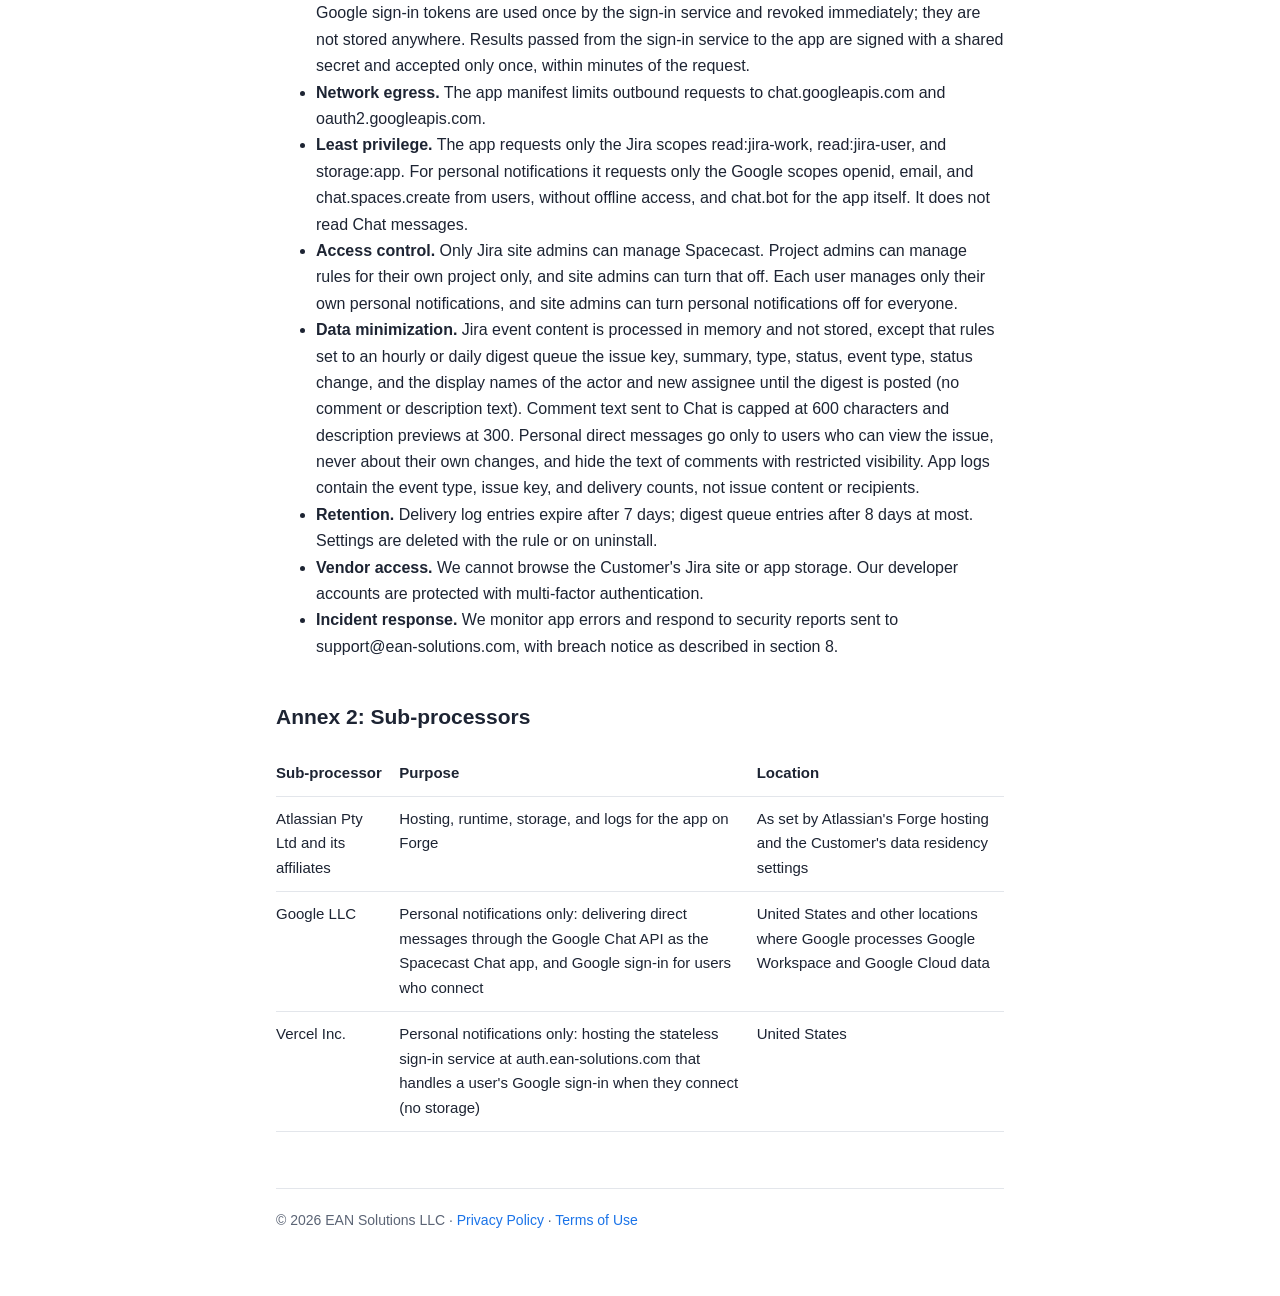
<file: spacecast/dpa.html>
<!DOCTYPE html>
<html lang="en">
<head>
  <meta charset="utf-8" />
  <meta name="viewport" content="width=device-width, initial-scale=1" />
  <title>Spacecast Data Processing Addendum</title>
  <meta name="description" content="Data Processing Addendum for Spacecast for Google Chat, including EU Standard Contractual Clauses." />
  <link rel="stylesheet" href="style.css" />
</head>
<body>
<main>
  <nav>
    <a class="brand" href="./">Spacecast</a>
    <a href="docs.html">Docs</a>
    <a href="./#support">Support</a>
    <a href="privacy.html">Privacy</a>
    <a href="terms.html">Terms</a>
  </nav>

  <h1>Data Processing Addendum</h1>
  <p class="updated">Last updated: November 10, 2026</p>

  <p>This Data Processing Addendum ("DPA") forms part of the <a href="terms.html">Spacecast Terms of Use</a> (the "Terms") between EAN Solutions LLC ("Processor," "we," "us") and the organization that installs or uses Spacecast for Google Chat (the "Customer"). It applies automatically whenever we process Customer Personal Data on the Customer's behalf through Spacecast. No signature is needed. If your organization wants a countersigned copy, email <a href="mailto:support@ean-solutions.com">support@ean-solutions.com</a>.</p>

  <h2>1. Definitions</h2>
  <p>"Data Protection Laws" means all laws that apply to the processing of Customer Personal Data under the Terms, including the EU General Data Protection Regulation 2016/679 ("GDPR"), the UK GDPR and Data Protection Act 2018, the Swiss Federal Act on Data Protection, and the California Consumer Privacy Act as amended ("CCPA"). "Customer Personal Data" means personal data in Jira content or app configuration that Spacecast processes for the Customer. "Controller," "processor," "data subject," "personal data breach," and "processing" have the meanings given in the GDPR. "Sub-processor" means a third party we engage to process Customer Personal Data.</p>

  <h2>2. Roles and instructions</h2>
  <p>The Customer is the controller (or a processor acting for its own controllers) and we are a processor. We will process Customer Personal Data only on the Customer's documented instructions. The Terms, this DPA, and the Customer's configuration of Spacecast (its rules, filters, chosen Google Chat webhooks, and whether personal notifications are allowed), together with the personal notification settings of the Customer's users, are the Customer's complete instructions. We will tell the Customer if we believe an instruction breaks Data Protection Laws. The Customer is responsible for the lawfulness of its instructions and for having a legal basis and any notices needed to send Jira content to Google Chat.</p>

  <h2>3. Details of processing</h2>
  <table>
    <tbody>
      <tr><td><strong>Subject matter and purpose</strong></td><td>Matching Jira events to the Customer's rules and posting notifications to the Google Chat spaces the Customer chooses; and, where the Customer allows it, sending each connected user the personal direct messages that user chooses</td></tr>
      <tr><td><strong>Duration</strong></td><td>While Spacecast is installed, plus the deletion periods in section 9</td></tr>
      <tr><td><strong>Nature of processing</strong></td><td>Receiving, filtering, formatting, transmitting, and storing for a limited time</td></tr>
      <tr><td><strong>Data subjects</strong></td><td>Users of the Customer's Jira site (including users who connect their Google account for personal notifications) and people named in its Jira content</td></tr>
      <tr><td><strong>Categories of personal data</strong></td><td>Atlassian account IDs and display names; any personal data in issue summaries, comment text (up to 600 characters per comment), and description previews (up to 300 characters); and, for users who connect personal notifications, Google account email, Google user ID, the identifier of their direct message space with the Spacecast app, and their notification preferences</td></tr>
      <tr><td><strong>Special categories</strong></td><td>None intended. The Customer should not use Spacecast to send special category data</td></tr>
      <tr><td><strong>Frequency</strong></td><td>Continuous, as Jira events occur</td></tr>
    </tbody>
  </table>

  <h2>4. Confidentiality</h2>
  <p>We will ensure that anyone we authorize to process Customer Personal Data is bound by confidentiality obligations.</p>

  <h2>5. Security</h2>
  <p>We will maintain the technical and organizational measures in Annex 1, which are designed to protect Customer Personal Data against accidental or unlawful destruction, loss, alteration, unauthorized disclosure, or access. We may update these measures as long as overall protection is not reduced.</p>

  <h2>6. Sub-processors</h2>
  <p>The Customer authorizes us to use the sub-processors listed in Annex 2. We will give at least 30 days' notice of a new sub-processor by updating this page and emailing the Customer's Marketplace license contacts. The Customer may object on reasonable data protection grounds within that period. If we cannot address the objection, the Customer may uninstall Spacecast, and any prepaid fees for the remaining term will be handled under Atlassian's Marketplace refund policies. We will impose data protection terms on each sub-processor that are at least as protective as this DPA, and we remain responsible for their performance.</p>
  <p>For space notifications sent through Google Chat webhooks, Google LLC is not our sub-processor: Google receives those notifications only because the Customer directs Spacecast to send them to webhooks the Customer controls, and processes them under the Customer's own Google Workspace agreement. For personal notifications, which Spacecast sends through the Google Chat API as the Spacecast Chat app using a Google Cloud project we own, and for the Google sign-in used to connect them, Google LLC is our sub-processor as listed in Annex 2.</p>

  <h2>7. Data subject requests</h2>
  <p>Customer Personal Data lives in the Customer's Jira site and Forge storage, which the Customer administers. Taking into account the nature of the processing, we will provide reasonable help to the Customer in responding to data subject requests. If we receive a request directly, we will refer the data subject to the Customer.</p>

  <h2>8. Personal data breaches</h2>
  <p>We will notify the Customer without undue delay, and in any case within 72 hours, after becoming aware of a personal data breach affecting Customer Personal Data. We will provide the information reasonably available to us that the Customer needs to meet its own obligations, and take reasonable steps to contain and remedy the breach.</p>

  <h2>9. Deletion</h2>
  <p>Delivery log entries are deleted automatically after 7 days. Digest queue entries are deleted when the digest is posted, and after 8 days at most. Deleting a rule deletes its settings, webhook URL, and digest queue. When a user clicks Disconnect, or a site admin removes their link, their personal notification link and preferences are deleted. When Spacecast is uninstalled, Atlassian deletes the app's stored data for that site under its Forge data retention rules. We keep no other copy of Customer Personal Data, except as the law requires.</p>

  <h2>10. Assistance and audits</h2>
  <p>We will give the Customer reasonable help with data protection impact assessments and prior consultations, taking into account the nature of the processing and the information available to us. We will make available the information reasonably needed to demonstrate compliance with this DPA, including written answers to security questionnaires. If Data Protection Laws or a regulator require more, the Customer may audit our compliance once a year with at least 30 days' notice, at its own cost, during business hours, and under confidentiality terms. Because Spacecast runs on Atlassian's Forge platform, audits of the hosting environment are covered by Atlassian's own certifications and reports.</p>

  <h2>11. International transfers</h2>
  <p>EAN Solutions is located in the United States. To the extent Customer Personal Data subject to the GDPR is transferred to us in a country without an adequacy decision, the Standard Contractual Clauses approved by the European Commission in Implementing Decision (EU) 2021/914 (the "SCCs") are incorporated into this DPA by reference and apply as follows:</p>
  <ul>
    <li>Module Two (controller to processor) applies where the Customer is a controller, and Module Three (processor to processor) applies where the Customer is a processor.</li>
    <li>Clause 7 (docking clause) applies.</li>
    <li>Clause 9: Option 2 (general written authorization) applies, with the notice period in section 6 of this DPA.</li>
    <li>Clause 11: the optional language does not apply.</li>
    <li>Clause 17: Option 1 applies, and the governing law is the law of Ireland.</li>
    <li>Clause 18: disputes will be resolved before the courts of Ireland.</li>
    <li>Annex I.A: the Customer is the data exporter and EAN Solutions LLC is the data importer, with the contact details in section 13. Annex I.B is section 3 of this DPA. Annex I.C: the competent supervisory authority is the one determined under Clause 13.</li>
    <li>Annex II is Annex 1 of this DPA, and Annex III is Annex 2 of this DPA.</li>
  </ul>
  <p>For transfers subject to the UK GDPR, the International Data Transfer Addendum to the EU SCCs issued by the UK Information Commissioner (version B1.0) applies, with Table 1 to 3 completed using the information in this DPA, and either party may end it as described in its Section 19. For transfers subject to the Swiss FADP, the SCCs apply with references to the GDPR read as references to the FADP and the competent authority being the Swiss Federal Data Protection and Information Commissioner.</p>
  <p>Where the SCCs conflict with this DPA or the Terms, the SCCs prevail.</p>

  <h2>12. CCPA</h2>
  <p>To the extent the CCPA applies, we are a service provider. We will not sell or share Customer Personal Data, retain, use, or disclose it outside our direct business relationship with the Customer or for any purpose other than providing Spacecast, or combine it with personal information from other sources, except as the CCPA permits. We will notify the Customer if we can no longer meet our obligations under the CCPA.</p>

  <h2>13. General</h2>
  <p>This DPA lasts as long as we process Customer Personal Data. Limitations of liability in the Terms apply to this DPA, except where Data Protection Laws or the SCCs do not allow it. If this DPA conflicts with the Terms, this DPA prevails for the processing of Customer Personal Data. We may update this DPA to reflect changes in law or in Spacecast, and will notify license contacts of material changes.</p>
  <p>Data importer and processor contact: EAN Solutions LLC, 1580 Clover Lane, York, PA 17403, USA. Email: <a href="mailto:support@ean-solutions.com">support@ean-solutions.com</a>.</p>

  <h2>Annex 1: Technical and organizational measures</h2>
  <ul>
    <li><strong>Hosting.</strong> Spacecast runs on Atlassian Forge. We operate no databases or storage of our own for Spacecast. The only component we operate is a stateless sign-in service at auth.ean-solutions.com (hosted on Vercel) used when a user connects personal notifications; it stores no Customer Personal Data, its own logs record only success or failure, and Vercel's standard request logs (IP address and time) are kept briefly under Vercel's retention.</li>
    <li><strong>Encryption.</strong> Data is encrypted in transit (TLS) and at rest by Atlassian. Webhook URLs are kept in Forge encrypted secret storage and are never returned to the browser. The Spacecast Chat app's Google service account key is kept in encrypted Forge environment variables. Users' Google sign-in tokens are used once by the sign-in service and revoked immediately; they are not stored anywhere. Results passed from the sign-in service to the app are signed with a shared secret and accepted only once, within minutes of the request.</li>
    <li><strong>Network egress.</strong> The app manifest limits outbound requests to chat.googleapis.com and oauth2.googleapis.com.</li>
    <li><strong>Least privilege.</strong> The app requests only the Jira scopes read:jira-work, read:jira-user, and storage:app. For personal notifications it requests only the Google scopes openid, email, and chat.spaces.create from users, without offline access, and chat.bot for the app itself. It does not read Chat messages.</li>
    <li><strong>Access control.</strong> Only Jira site admins can manage Spacecast. Project admins can manage rules for their own project only, and site admins can turn that off. Each user manages only their own personal notifications, and site admins can turn personal notifications off for everyone.</li>
    <li><strong>Data minimization.</strong> Jira event content is processed in memory and not stored, except that rules set to an hourly or daily digest queue the issue key, summary, type, status, event type, status change, and the display names of the actor and new assignee until the digest is posted (no comment or description text). Comment text sent to Chat is capped at 600 characters and description previews at 300. Personal direct messages go only to users who can view the issue, never about their own changes, and hide the text of comments with restricted visibility. App logs contain the event type, issue key, and delivery counts, not issue content or recipients.</li>
    <li><strong>Retention.</strong> Delivery log entries expire after 7 days; digest queue entries after 8 days at most. Settings are deleted with the rule or on uninstall.</li>
    <li><strong>Vendor access.</strong> We cannot browse the Customer's Jira site or app storage. Our developer accounts are protected with multi-factor authentication.</li>
    <li><strong>Incident response.</strong> We monitor app errors and respond to security reports sent to support@ean-solutions.com, with breach notice as described in section 8.</li>
  </ul>

  <h2>Annex 2: Sub-processors</h2>
  <table>
    <thead><tr><th>Sub-processor</th><th>Purpose</th><th>Location</th></tr></thead>
    <tbody>
      <tr><td>Atlassian Pty Ltd and its affiliates</td><td>Hosting, runtime, storage, and logs for the app on Forge</td><td>As set by Atlassian's Forge hosting and the Customer's data residency settings</td></tr>
      <tr><td>Google LLC</td><td>Personal notifications only: delivering direct messages through the Google Chat API as the Spacecast Chat app, and Google sign-in for users who connect</td><td>United States and other locations where Google processes Google Workspace and Google Cloud data</td></tr>
      <tr><td>Vercel Inc.</td><td>Personal notifications only: hosting the stateless sign-in service at auth.ean-solutions.com that handles a user's Google sign-in when they connect (no storage)</td><td>United States</td></tr>
    </tbody>
  </table>

  <footer>
    &copy; 2026 EAN Solutions LLC &middot; <a href="privacy.html">Privacy Policy</a> &middot; <a href="terms.html">Terms of Use</a>
  </footer>
</main>
</body>
</html>
</file>
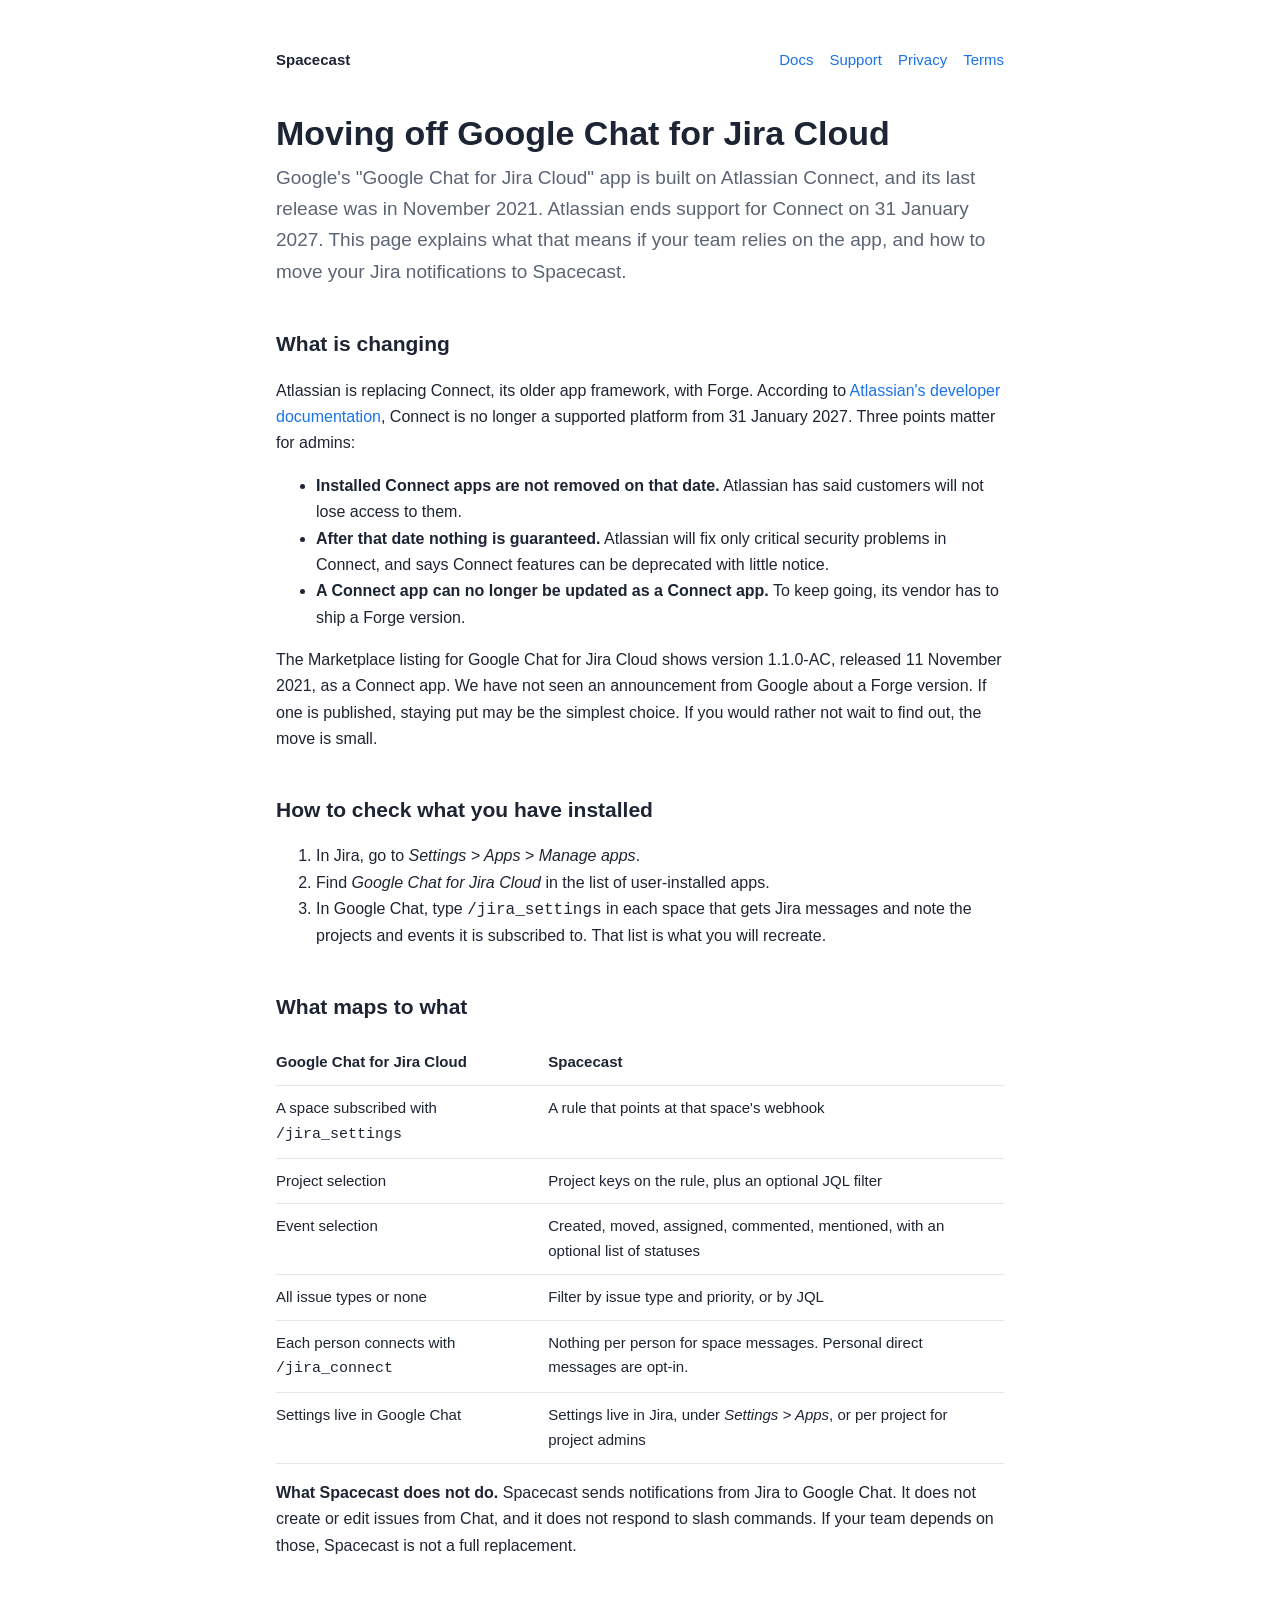
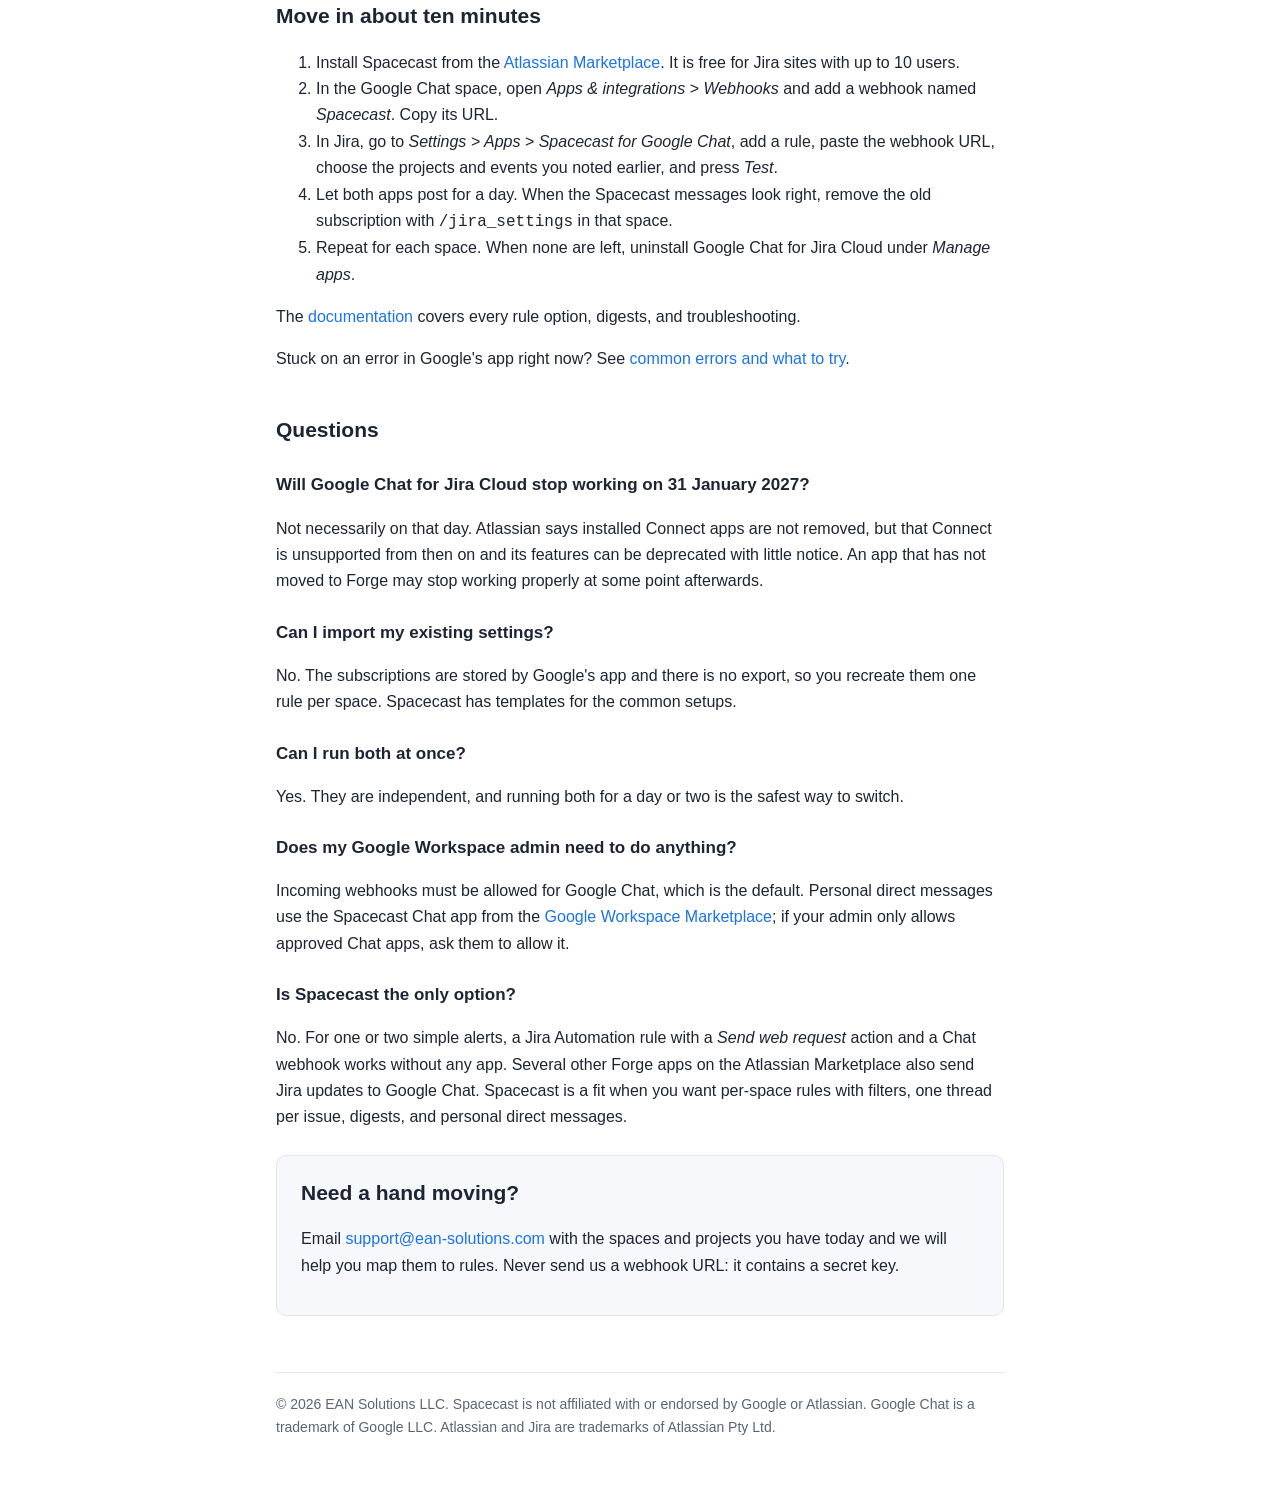
<file: spacecast/google-chat-for-jira-cloud-alternative.html>
<!DOCTYPE html>
<html lang="en">
<head>
  <meta charset="utf-8" />
  <meta name="viewport" content="width=device-width, initial-scale=1" />
  <title>Google Chat for Jira Cloud alternative: moving off the Connect app | Spacecast</title>
  <meta name="description" content="Google's Google Chat for Jira Cloud app runs on Atlassian Connect, which leaves support on 31 January 2027. What that means for Jira admins and how to move your Chat notifications to a Forge app in about ten minutes." />
  <link rel="canonical" href="https://ean-solutions.com/spacecast/google-chat-for-jira-cloud-alternative.html" />
  <link rel="stylesheet" href="style.css" />
  <script type="application/ld+json">
  {
    "@context": "https://schema.org",
    "@type": "FAQPage",
    "mainEntity": [
      {
        "@type": "Question",
        "name": "Will Google Chat for Jira Cloud stop working on 31 January 2027?",
        "acceptedAnswer": {
          "@type": "Answer",
          "text": "Not necessarily on that day. Atlassian says Connect stops being a supported platform from 31 January 2027, that installed Connect apps are not removed, and that Connect features can then be deprecated with little notice. An app that has not moved to Forge may stop working properly at some point after that date."
        }
      },
      {
        "@type": "Question",
        "name": "Can I import my Google Chat for Jira Cloud settings into another app?",
        "acceptedAnswer": {
          "@type": "Answer",
          "text": "No. The subscriptions you created with /jira_settings are stored by Google's app and there is no export. You recreate them, one rule per Chat space."
        }
      },
      {
        "@type": "Question",
        "name": "Can I run Spacecast next to Google Chat for Jira Cloud?",
        "acceptedAnswer": {
          "@type": "Answer",
          "text": "Yes. They are independent. Most teams run both in one space for a day or two, confirm the new messages look right, and then remove the old subscription."
        }
      }
    ]
  }
  </script>
</head>
<body>
<main>
  <nav>
    <a class="brand" href="./">Spacecast</a>
    <a href="docs.html">Docs</a>
    <a href="./#support">Support</a>
    <a href="privacy.html">Privacy</a>
    <a href="terms.html">Terms</a>
  </nav>

  <h1>Moving off Google Chat for Jira Cloud</h1>
  <p class="lede">Google's "Google Chat for Jira Cloud" app is built on Atlassian Connect, and its last release was in November 2021. Atlassian ends support for Connect on 31 January 2027. This page explains what that means if your team relies on the app, and how to move your Jira notifications to Spacecast.</p>

  <h2>What is changing</h2>
  <p>Atlassian is replacing Connect, its older app framework, with Forge. According to <a href="https://developer.atlassian.com/platform/adopting-forge-from-connect/connect-eos-customer-messaging/">Atlassian's developer documentation</a>, Connect is no longer a supported platform from 31 January 2027. Three points matter for admins:</p>
  <ul>
    <li><strong>Installed Connect apps are not removed on that date.</strong> Atlassian has said customers will not lose access to them.</li>
    <li><strong>After that date nothing is guaranteed.</strong> Atlassian will fix only critical security problems in Connect, and says Connect features can be deprecated with little notice.</li>
    <li><strong>A Connect app can no longer be updated as a Connect app.</strong> To keep going, its vendor has to ship a Forge version.</li>
  </ul>
  <p>The Marketplace listing for Google Chat for Jira Cloud shows version 1.1.0-AC, released 11 November 2021, as a Connect app. We have not seen an announcement from Google about a Forge version. If one is published, staying put may be the simplest choice. If you would rather not wait to find out, the move is small.</p>

  <h2>How to check what you have installed</h2>
  <ol>
    <li>In Jira, go to <em>Settings &gt; Apps &gt; Manage apps</em>.</li>
    <li>Find <em>Google Chat for Jira Cloud</em> in the list of user-installed apps.</li>
    <li>In Google Chat, type <code>/jira_settings</code> in each space that gets Jira messages and note the projects and events it is subscribed to. That list is what you will recreate.</li>
  </ol>

  <h2>What maps to what</h2>
  <table>
    <thead>
      <tr><th>Google Chat for Jira Cloud</th><th>Spacecast</th></tr>
    </thead>
    <tbody>
      <tr><td>A space subscribed with <code>/jira_settings</code></td><td>A rule that points at that space's webhook</td></tr>
      <tr><td>Project selection</td><td>Project keys on the rule, plus an optional JQL filter</td></tr>
      <tr><td>Event selection</td><td>Created, moved, assigned, commented, mentioned, with an optional list of statuses</td></tr>
      <tr><td>All issue types or none</td><td>Filter by issue type and priority, or by JQL</td></tr>
      <tr><td>Each person connects with <code>/jira_connect</code></td><td>Nothing per person for space messages. Personal direct messages are opt-in.</td></tr>
      <tr><td>Settings live in Google Chat</td><td>Settings live in Jira, under <em>Settings &gt; Apps</em>, or per project for project admins</td></tr>
    </tbody>
  </table>
  <p><strong>What Spacecast does not do.</strong> Spacecast sends notifications from Jira to Google Chat. It does not create or edit issues from Chat, and it does not respond to slash commands. If your team depends on those, Spacecast is not a full replacement.</p>

  <h2>Move in about ten minutes</h2>
  <ol>
    <li>Install Spacecast from the <a href="https://marketplace.atlassian.com/apps/3949353638/spacecast-google-chat-notifications-for-jira">Atlassian Marketplace</a>. It is free for Jira sites with up to 10 users.</li>
    <li>In the Google Chat space, open <em>Apps &amp; integrations &gt; Webhooks</em> and add a webhook named <em>Spacecast</em>. Copy its URL.</li>
    <li>In Jira, go to <em>Settings &gt; Apps &gt; Spacecast for Google Chat</em>, add a rule, paste the webhook URL, choose the projects and events you noted earlier, and press <em>Test</em>.</li>
    <li>Let both apps post for a day. When the Spacecast messages look right, remove the old subscription with <code>/jira_settings</code> in that space.</li>
    <li>Repeat for each space. When none are left, uninstall Google Chat for Jira Cloud under <em>Manage apps</em>.</li>
  </ol>
  <p>The <a href="docs.html">documentation</a> covers every rule option, digests, and troubleshooting.</p>
  <p>Stuck on an error in Google's app right now? See <a href="google-chat-for-jira-cloud-not-working.html">common errors and what to try</a>.</p>

  <h2>Questions</h2>
  <h3>Will Google Chat for Jira Cloud stop working on 31 January 2027?</h3>
  <p>Not necessarily on that day. Atlassian says installed Connect apps are not removed, but that Connect is unsupported from then on and its features can be deprecated with little notice. An app that has not moved to Forge may stop working properly at some point afterwards.</p>
  <h3>Can I import my existing settings?</h3>
  <p>No. The subscriptions are stored by Google's app and there is no export, so you recreate them one rule per space. Spacecast has templates for the common setups.</p>
  <h3>Can I run both at once?</h3>
  <p>Yes. They are independent, and running both for a day or two is the safest way to switch.</p>
  <h3>Does my Google Workspace admin need to do anything?</h3>
  <p>Incoming webhooks must be allowed for Google Chat, which is the default. Personal direct messages use the Spacecast Chat app from the <a href="https://workspace.google.com/marketplace/app/spacecast_for_jira/1006726347696">Google Workspace Marketplace</a>; if your admin only allows approved Chat apps, ask them to allow it.</p>
  <h3>Is Spacecast the only option?</h3>
  <p>No. For one or two simple alerts, a Jira Automation rule with a <em>Send web request</em> action and a Chat webhook works without any app. Several other Forge apps on the Atlassian Marketplace also send Jira updates to Google Chat. Spacecast is a fit when you want per-space rules with filters, one thread per issue, digests, and personal direct messages.</p>

  <div class="card" id="support">
    <h2 style="margin-top:0">Need a hand moving?</h2>
    <p>Email <a href="mailto:support@ean-solutions.com">support@ean-solutions.com</a> with the spaces and projects you have today and we will help you map them to rules. Never send us a webhook URL: it contains a secret key.</p>
  </div>

  <footer>
    &copy; 2026 EAN Solutions LLC. Spacecast is not affiliated with or endorsed by Google or Atlassian. Google Chat is a trademark of Google LLC. Atlassian and Jira are trademarks of Atlassian Pty Ltd.
  </footer>
</main>
</body>
</html>
</file>
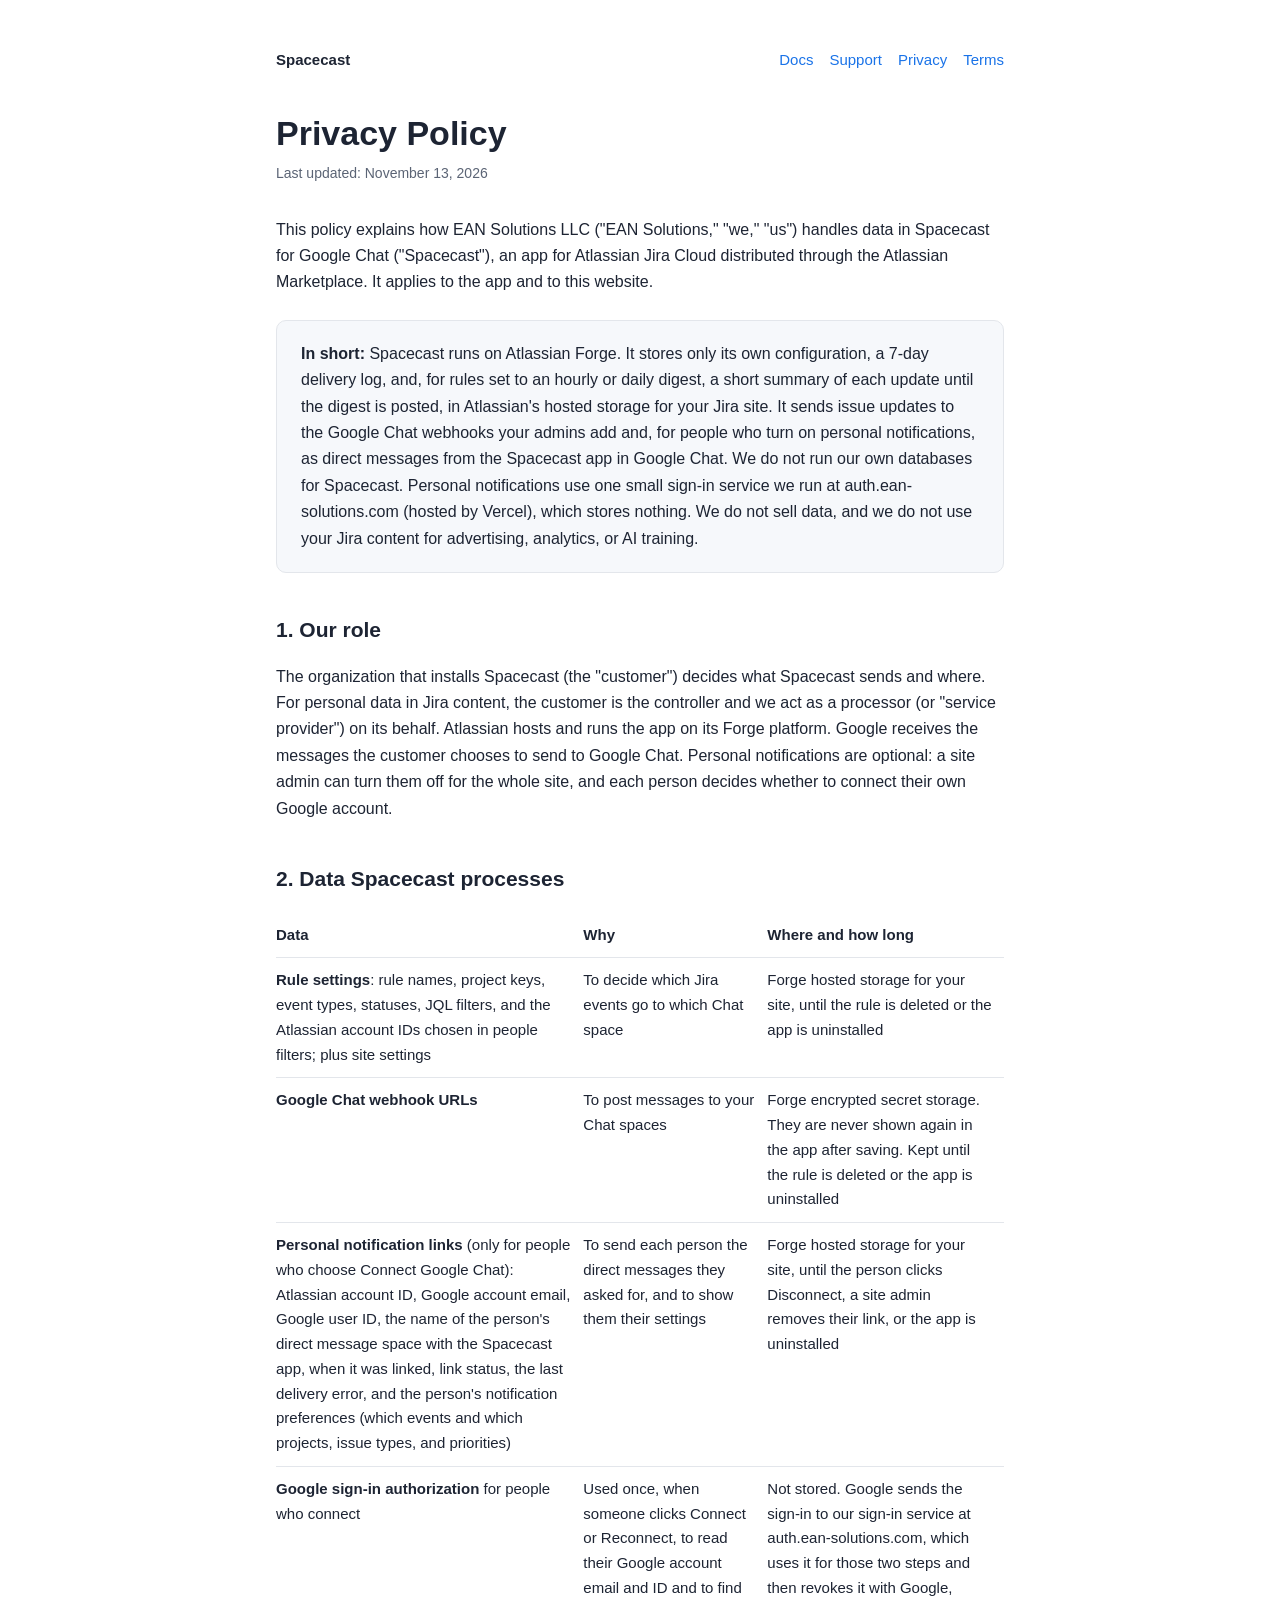
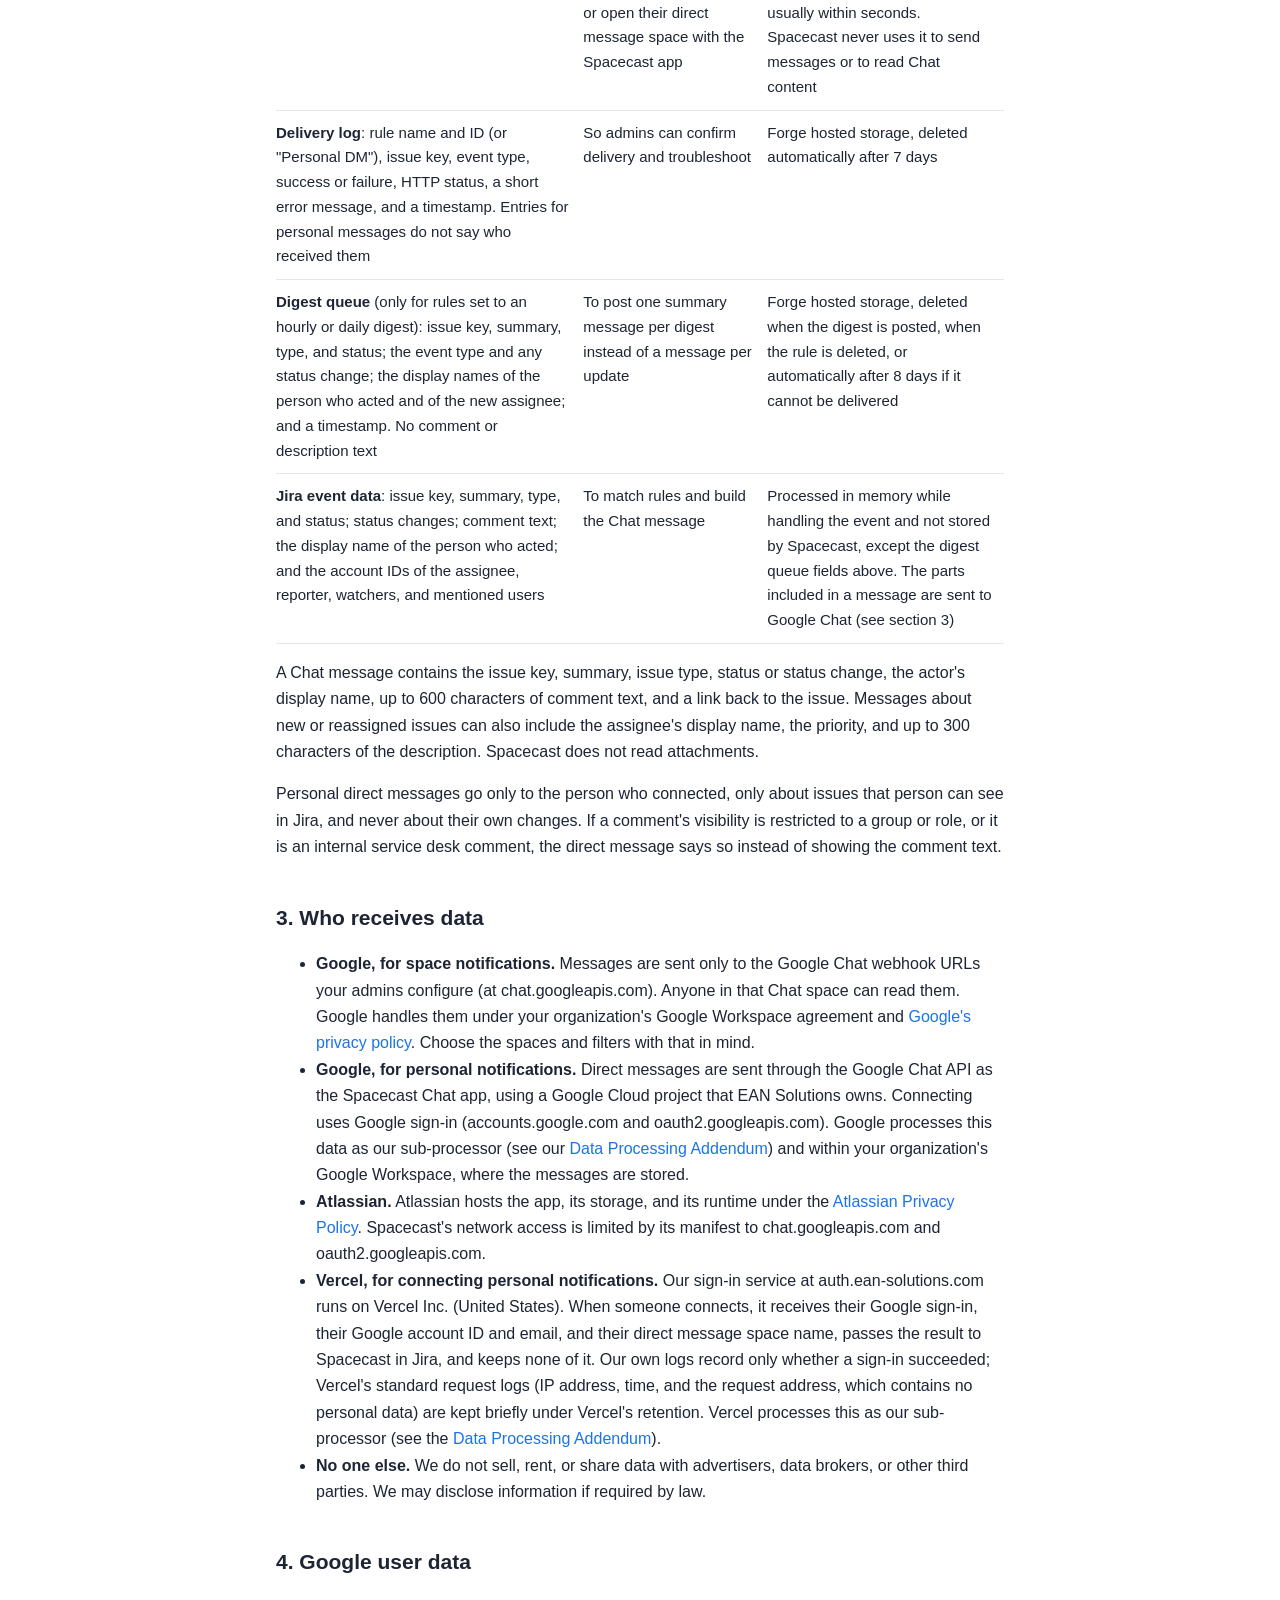
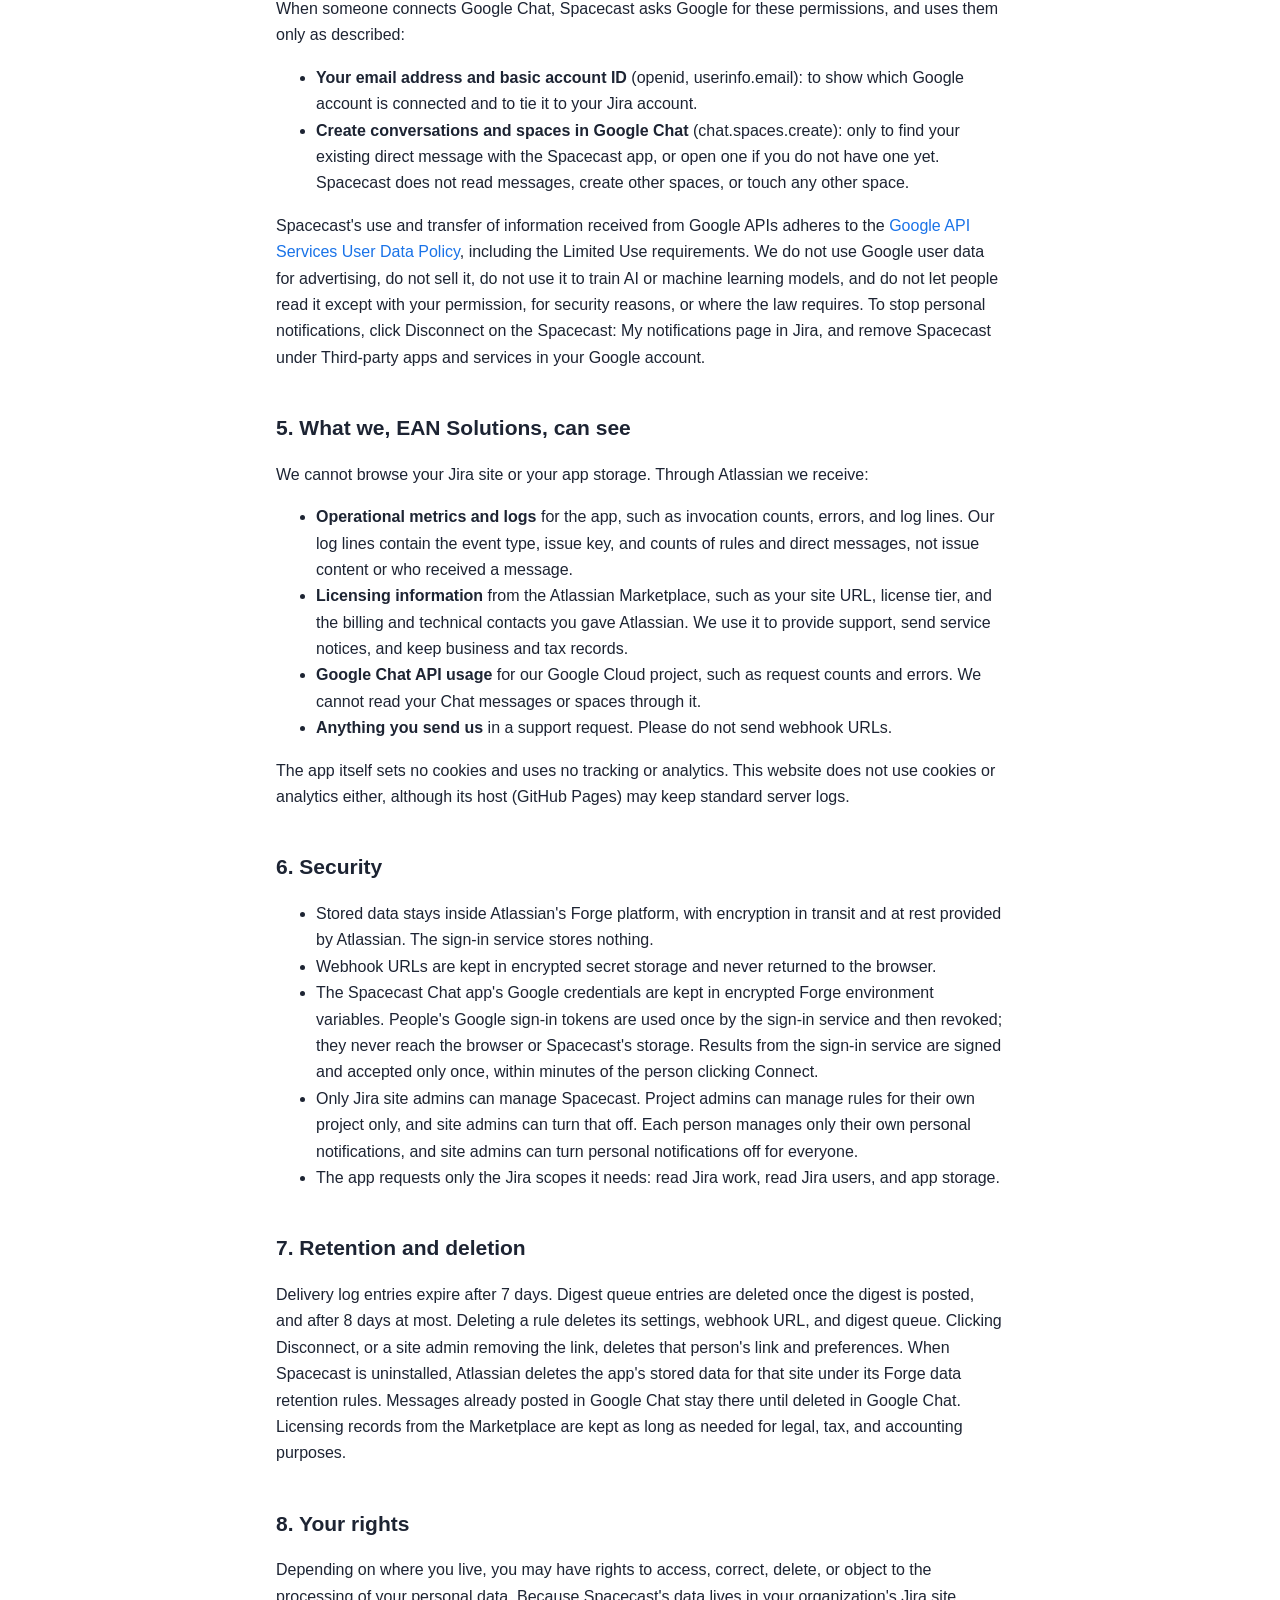
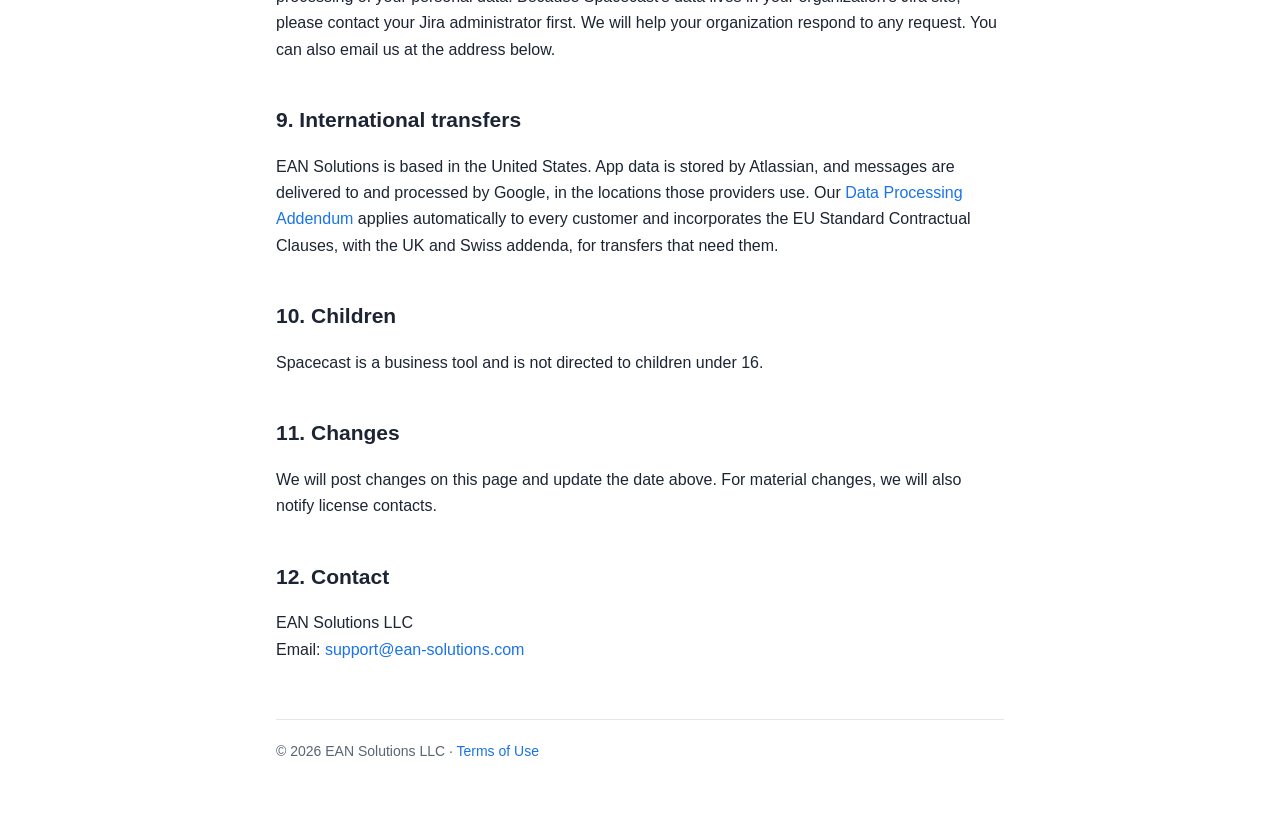
<file: spacecast/privacy.html>
<!DOCTYPE html>
<html lang="en">
<head>
  <meta charset="utf-8" />
  <meta name="viewport" content="width=device-width, initial-scale=1" />
  <title>Spacecast Privacy Policy</title>
  <meta name="description" content="How Spacecast for Google Chat handles Jira and Google Chat data." />
  <link rel="stylesheet" href="style.css" />
</head>
<body>
<main>
  <nav>
    <a class="brand" href="./">Spacecast</a>
    <a href="docs.html">Docs</a>
    <a href="./#support">Support</a>
    <a href="privacy.html">Privacy</a>
    <a href="terms.html">Terms</a>
  </nav>

  <h1>Privacy Policy</h1>
  <p class="updated">Last updated: November 13, 2026</p>

  <p>This policy explains how EAN Solutions LLC ("EAN Solutions," "we," "us") handles data in Spacecast for Google Chat ("Spacecast"), an app for Atlassian Jira Cloud distributed through the Atlassian Marketplace. It applies to the app and to this website.</p>

  <div class="card">
    <strong>In short:</strong> Spacecast runs on Atlassian Forge. It stores only its own configuration, a 7-day delivery log, and, for rules set to an hourly or daily digest, a short summary of each update until the digest is posted, in Atlassian's hosted storage for your Jira site. It sends issue updates to the Google Chat webhooks your admins add and, for people who turn on personal notifications, as direct messages from the Spacecast app in Google Chat. We do not run our own databases for Spacecast. Personal notifications use one small sign-in service we run at auth.ean-solutions.com (hosted by Vercel), which stores nothing. We do not sell data, and we do not use your Jira content for advertising, analytics, or AI training.
  </div>

  <h2>1. Our role</h2>
  <p>The organization that installs Spacecast (the "customer") decides what Spacecast sends and where. For personal data in Jira content, the customer is the controller and we act as a processor (or "service provider") on its behalf. Atlassian hosts and runs the app on its Forge platform. Google receives the messages the customer chooses to send to Google Chat. Personal notifications are optional: a site admin can turn them off for the whole site, and each person decides whether to connect their own Google account.</p>

  <h2>2. Data Spacecast processes</h2>
  <table>
    <thead><tr><th>Data</th><th>Why</th><th>Where and how long</th></tr></thead>
    <tbody>
      <tr>
        <td><strong>Rule settings</strong>: rule names, project keys, event types, statuses, JQL filters, and the Atlassian account IDs chosen in people filters; plus site settings</td>
        <td>To decide which Jira events go to which Chat space</td>
        <td>Forge hosted storage for your site, until the rule is deleted or the app is uninstalled</td>
      </tr>
      <tr>
        <td><strong>Google Chat webhook URLs</strong></td>
        <td>To post messages to your Chat spaces</td>
        <td>Forge encrypted secret storage. They are never shown again in the app after saving. Kept until the rule is deleted or the app is uninstalled</td>
      </tr>
      <tr>
        <td><strong>Personal notification links</strong> (only for people who choose Connect Google Chat): Atlassian account ID, Google account email, Google user ID, the name of the person's direct message space with the Spacecast app, when it was linked, link status, the last delivery error, and the person's notification preferences (which events and which projects, issue types, and priorities)</td>
        <td>To send each person the direct messages they asked for, and to show them their settings</td>
        <td>Forge hosted storage for your site, until the person clicks Disconnect, a site admin removes their link, or the app is uninstalled</td>
      </tr>
      <tr>
        <td><strong>Google sign-in authorization</strong> for people who connect</td>
        <td>Used once, when someone clicks Connect or Reconnect, to read their Google account email and ID and to find or open their direct message space with the Spacecast app</td>
        <td>Not stored. Google sends the sign-in to our sign-in service at auth.ean-solutions.com, which uses it for those two steps and then revokes it with Google, usually within seconds. Spacecast never uses it to send messages or to read Chat content</td>
      </tr>
      <tr>
        <td><strong>Delivery log</strong>: rule name and ID (or "Personal DM"), issue key, event type, success or failure, HTTP status, a short error message, and a timestamp. Entries for personal messages do not say who received them</td>
        <td>So admins can confirm delivery and troubleshoot</td>
        <td>Forge hosted storage, deleted automatically after 7 days</td>
      </tr>
      <tr>
        <td><strong>Digest queue</strong> (only for rules set to an hourly or daily digest): issue key, summary, type, and status; the event type and any status change; the display names of the person who acted and of the new assignee; and a timestamp. No comment or description text</td>
        <td>To post one summary message per digest instead of a message per update</td>
        <td>Forge hosted storage, deleted when the digest is posted, when the rule is deleted, or automatically after 8 days if it cannot be delivered</td>
      </tr>
      <tr>
        <td><strong>Jira event data</strong>: issue key, summary, type, and status; status changes; comment text; the display name of the person who acted; and the account IDs of the assignee, reporter, watchers, and mentioned users</td>
        <td>To match rules and build the Chat message</td>
        <td>Processed in memory while handling the event and not stored by Spacecast, except the digest queue fields above. The parts included in a message are sent to Google Chat (see section 3)</td>
      </tr>
    </tbody>
  </table>
  <p>A Chat message contains the issue key, summary, issue type, status or status change, the actor's display name, up to 600 characters of comment text, and a link back to the issue. Messages about new or reassigned issues can also include the assignee's display name, the priority, and up to 300 characters of the description. Spacecast does not read attachments.</p>
  <p>Personal direct messages go only to the person who connected, only about issues that person can see in Jira, and never about their own changes. If a comment's visibility is restricted to a group or role, or it is an internal service desk comment, the direct message says so instead of showing the comment text.</p>

  <h2>3. Who receives data</h2>
  <ul>
    <li><strong>Google, for space notifications.</strong> Messages are sent only to the Google Chat webhook URLs your admins configure (at chat.googleapis.com). Anyone in that Chat space can read them. Google handles them under your organization's Google Workspace agreement and <a href="https://policies.google.com/privacy">Google's privacy policy</a>. Choose the spaces and filters with that in mind.</li>
    <li><strong>Google, for personal notifications.</strong> Direct messages are sent through the Google Chat API as the Spacecast Chat app, using a Google Cloud project that EAN Solutions owns. Connecting uses Google sign-in (accounts.google.com and oauth2.googleapis.com). Google processes this data as our sub-processor (see our <a href="dpa.html">Data Processing Addendum</a>) and within your organization's Google Workspace, where the messages are stored.</li>
    <li><strong>Atlassian.</strong> Atlassian hosts the app, its storage, and its runtime under the <a href="https://www.atlassian.com/legal/privacy-policy">Atlassian Privacy Policy</a>. Spacecast's network access is limited by its manifest to chat.googleapis.com and oauth2.googleapis.com.</li>
    <li><strong>Vercel, for connecting personal notifications.</strong> Our sign-in service at auth.ean-solutions.com runs on Vercel Inc. (United States). When someone connects, it receives their Google sign-in, their Google account ID and email, and their direct message space name, passes the result to Spacecast in Jira, and keeps none of it. Our own logs record only whether a sign-in succeeded; Vercel's standard request logs (IP address, time, and the request address, which contains no personal data) are kept briefly under Vercel's retention. Vercel processes this as our sub-processor (see the <a href="dpa.html">Data Processing Addendum</a>).</li>
    <li><strong>No one else.</strong> We do not sell, rent, or share data with advertisers, data brokers, or other third parties. We may disclose information if required by law.</li>
  </ul>

  <h2>4. Google user data</h2>
  <p>When someone connects Google Chat, Spacecast asks Google for these permissions, and uses them only as described:</p>
  <ul>
    <li><strong>Your email address and basic account ID</strong> (openid, userinfo.email): to show which Google account is connected and to tie it to your Jira account.</li>
    <li><strong>Create conversations and spaces in Google Chat</strong> (chat.spaces.create): only to find your existing direct message with the Spacecast app, or open one if you do not have one yet. Spacecast does not read messages, create other spaces, or touch any other space.</li>
  </ul>
  <p>Spacecast's use and transfer of information received from Google APIs adheres to the <a href="https://developers.google.com/terms/api-services-user-data-policy">Google API Services User Data Policy</a>, including the Limited Use requirements. We do not use Google user data for advertising, do not sell it, do not use it to train AI or machine learning models, and do not let people read it except with your permission, for security reasons, or where the law requires. To stop personal notifications, click Disconnect on the Spacecast: My notifications page in Jira, and remove Spacecast under Third-party apps and services in your Google account.</p>

  <h2>5. What we, EAN Solutions, can see</h2>
  <p>We cannot browse your Jira site or your app storage. Through Atlassian we receive:</p>
  <ul>
    <li><strong>Operational metrics and logs</strong> for the app, such as invocation counts, errors, and log lines. Our log lines contain the event type, issue key, and counts of rules and direct messages, not issue content or who received a message.</li>
    <li><strong>Licensing information</strong> from the Atlassian Marketplace, such as your site URL, license tier, and the billing and technical contacts you gave Atlassian. We use it to provide support, send service notices, and keep business and tax records.</li>
    <li><strong>Google Chat API usage</strong> for our Google Cloud project, such as request counts and errors. We cannot read your Chat messages or spaces through it.</li>
    <li><strong>Anything you send us</strong> in a support request. Please do not send webhook URLs.</li>
  </ul>
  <p>The app itself sets no cookies and uses no tracking or analytics. This website does not use cookies or analytics either, although its host (GitHub Pages) may keep standard server logs.</p>

  <h2>6. Security</h2>
  <ul>
    <li>Stored data stays inside Atlassian's Forge platform, with encryption in transit and at rest provided by Atlassian. The sign-in service stores nothing.</li>
    <li>Webhook URLs are kept in encrypted secret storage and never returned to the browser.</li>
    <li>The Spacecast Chat app's Google credentials are kept in encrypted Forge environment variables. People's Google sign-in tokens are used once by the sign-in service and then revoked; they never reach the browser or Spacecast's storage. Results from the sign-in service are signed and accepted only once, within minutes of the person clicking Connect.</li>
    <li>Only Jira site admins can manage Spacecast. Project admins can manage rules for their own project only, and site admins can turn that off. Each person manages only their own personal notifications, and site admins can turn personal notifications off for everyone.</li>
    <li>The app requests only the Jira scopes it needs: read Jira work, read Jira users, and app storage.</li>
  </ul>

  <h2>7. Retention and deletion</h2>
  <p>Delivery log entries expire after 7 days. Digest queue entries are deleted once the digest is posted, and after 8 days at most. Deleting a rule deletes its settings, webhook URL, and digest queue. Clicking Disconnect, or a site admin removing the link, deletes that person's link and preferences. When Spacecast is uninstalled, Atlassian deletes the app's stored data for that site under its Forge data retention rules. Messages already posted in Google Chat stay there until deleted in Google Chat. Licensing records from the Marketplace are kept as long as needed for legal, tax, and accounting purposes.</p>

  <h2>8. Your rights</h2>
  <p>Depending on where you live, you may have rights to access, correct, delete, or object to the processing of your personal data. Because Spacecast's data lives in your organization's Jira site, please contact your Jira administrator first. We will help your organization respond to any request. You can also email us at the address below.</p>

  <h2>9. International transfers</h2>
  <p>EAN Solutions is based in the United States. App data is stored by Atlassian, and messages are delivered to and processed by Google, in the locations those providers use. Our <a href="dpa.html">Data Processing Addendum</a> applies automatically to every customer and incorporates the EU Standard Contractual Clauses, with the UK and Swiss addenda, for transfers that need them.</p>

  <h2>10. Children</h2>
  <p>Spacecast is a business tool and is not directed to children under 16.</p>

  <h2>11. Changes</h2>
  <p>We will post changes on this page and update the date above. For material changes, we will also notify license contacts.</p>

  <h2>12. Contact</h2>
  <p>EAN Solutions LLC<br />Email: <a href="mailto:support@ean-solutions.com">support@ean-solutions.com</a></p>

  <footer>
    &copy; 2026 EAN Solutions LLC &middot; <a href="terms.html">Terms of Use</a>
  </footer>
</main>
</body>
</html>
</file>
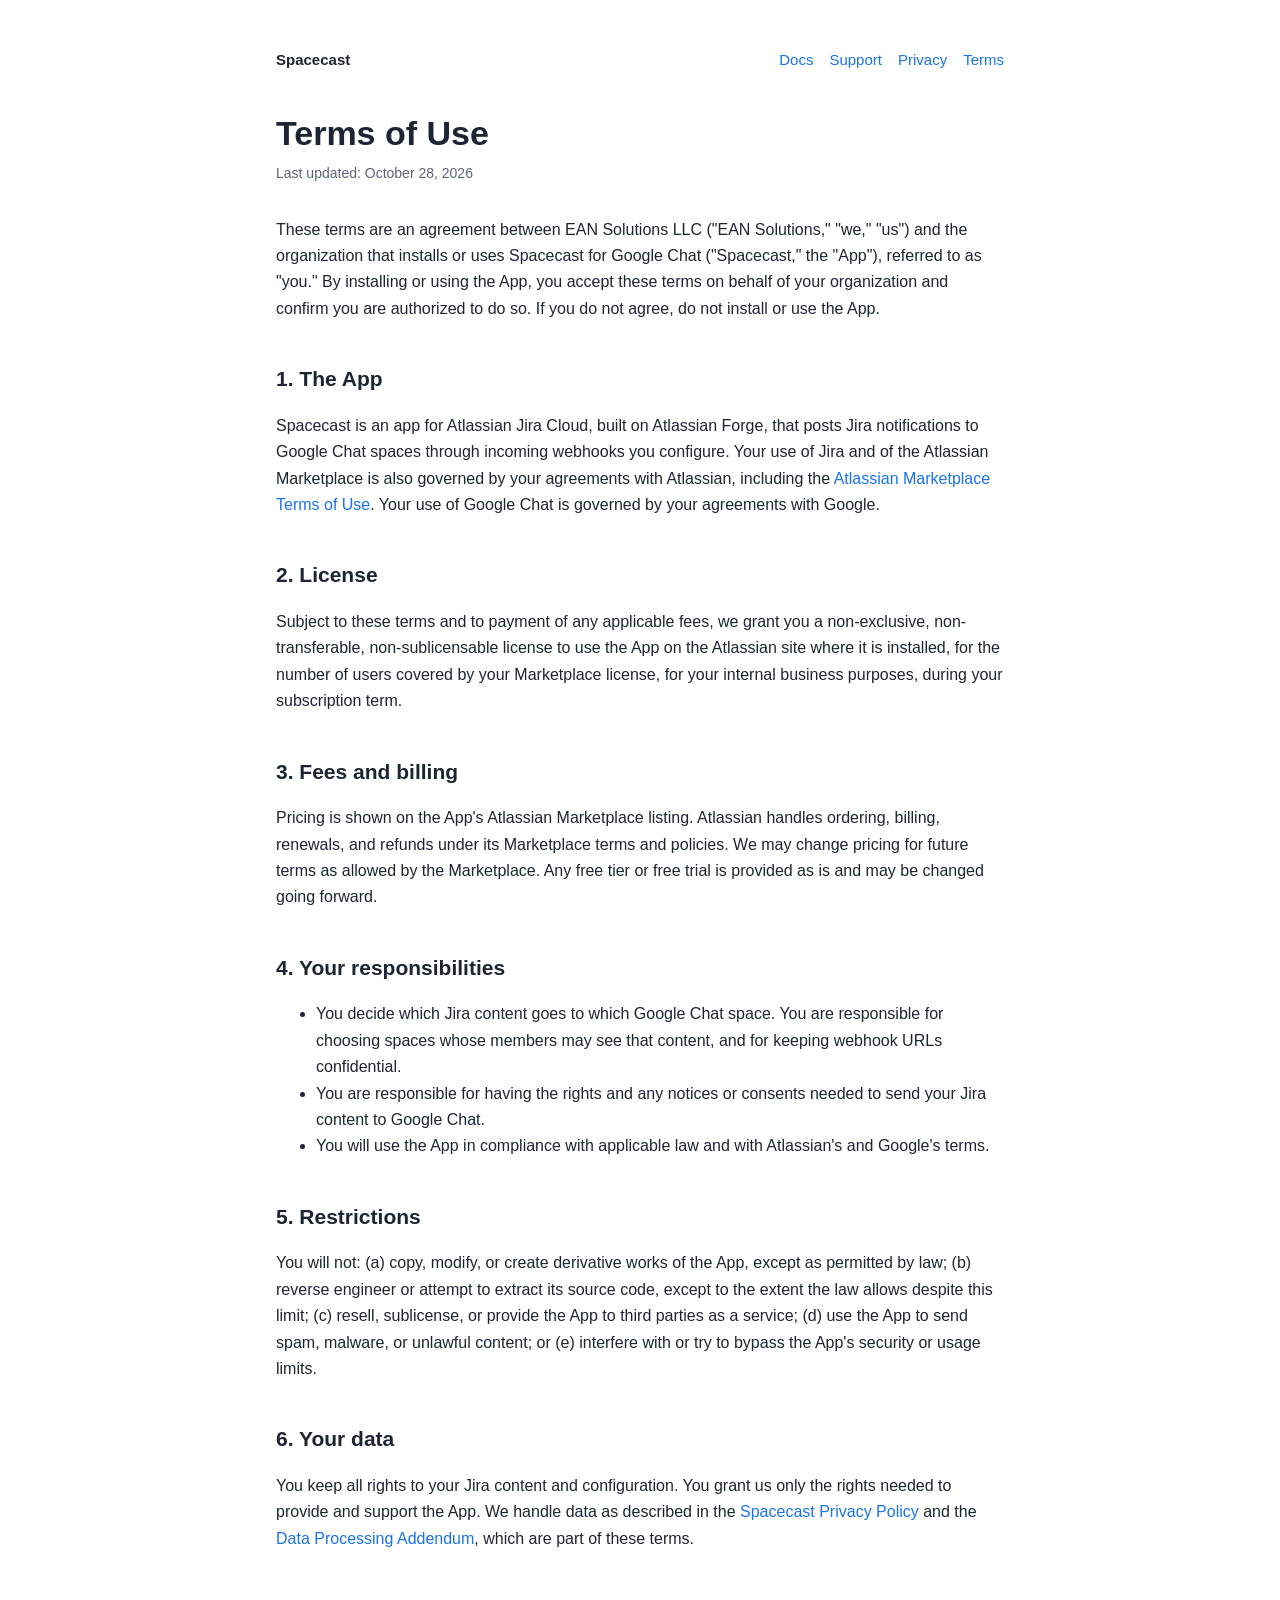
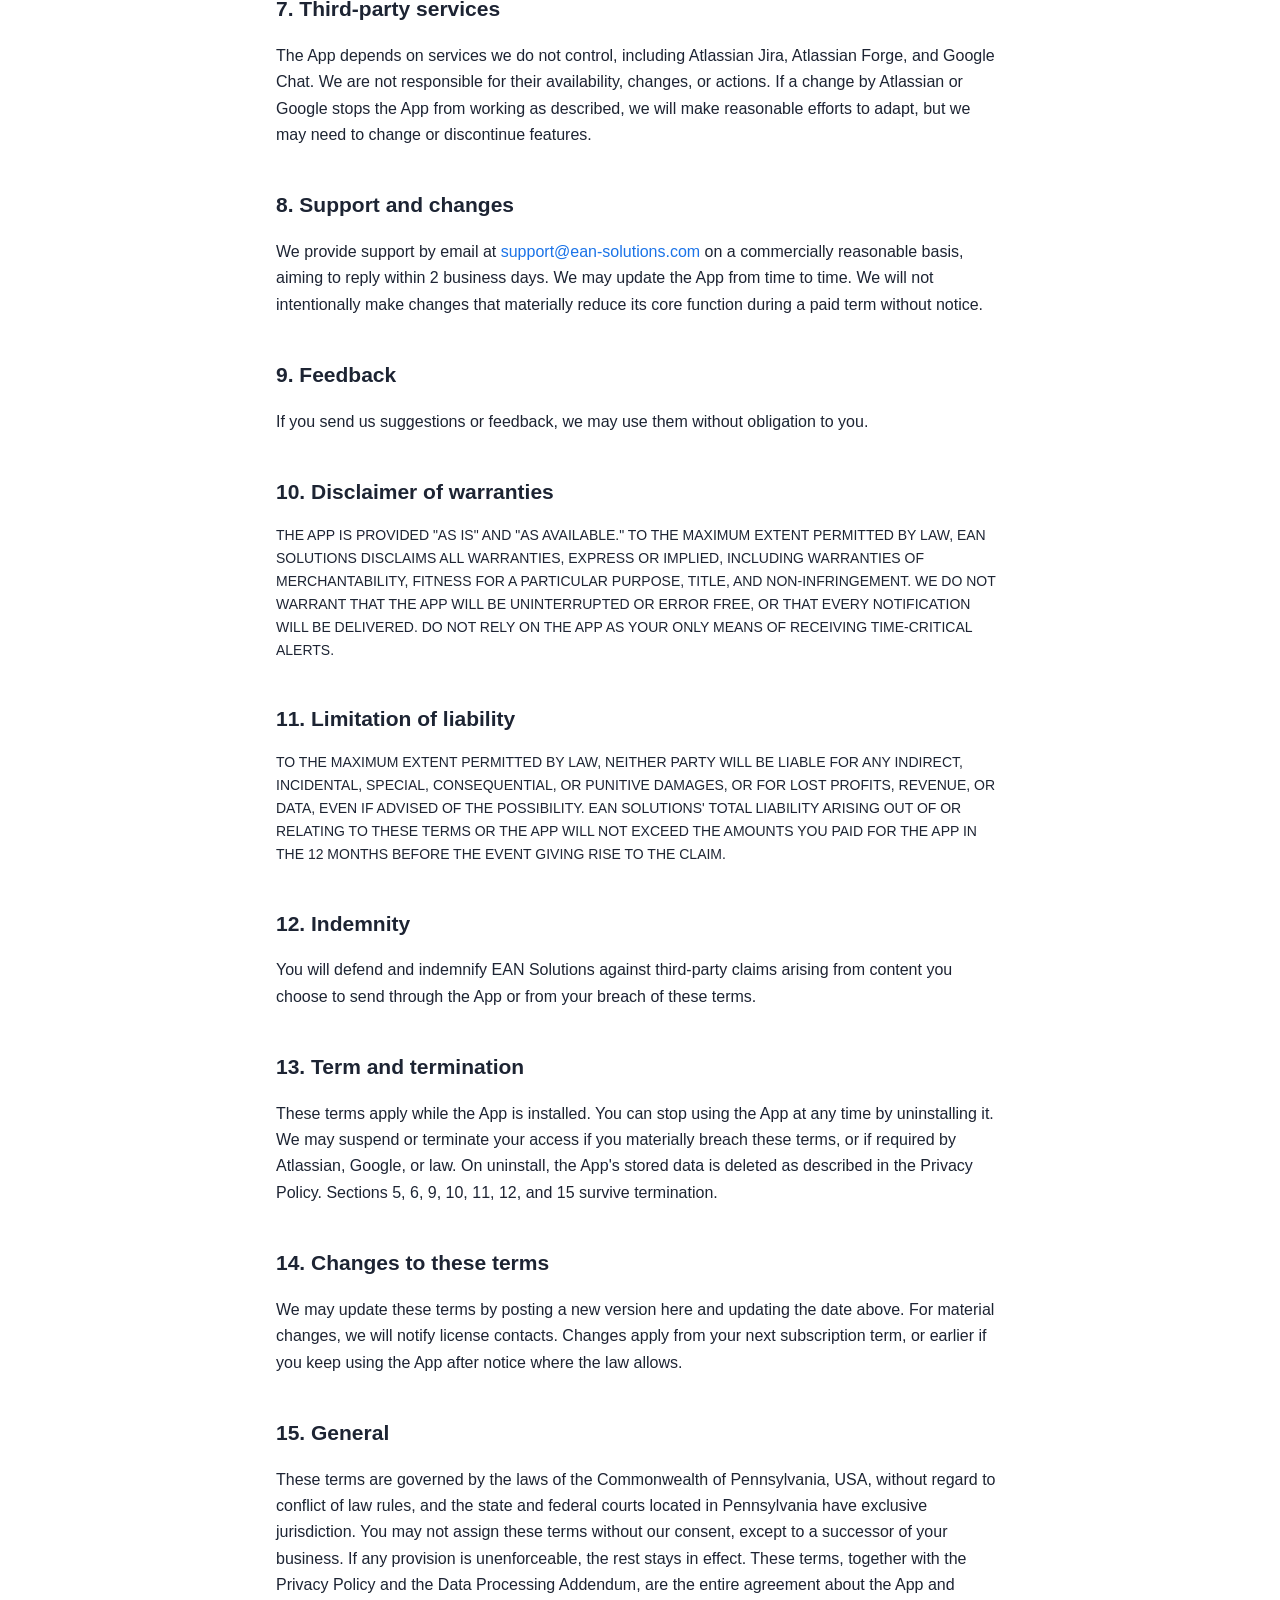
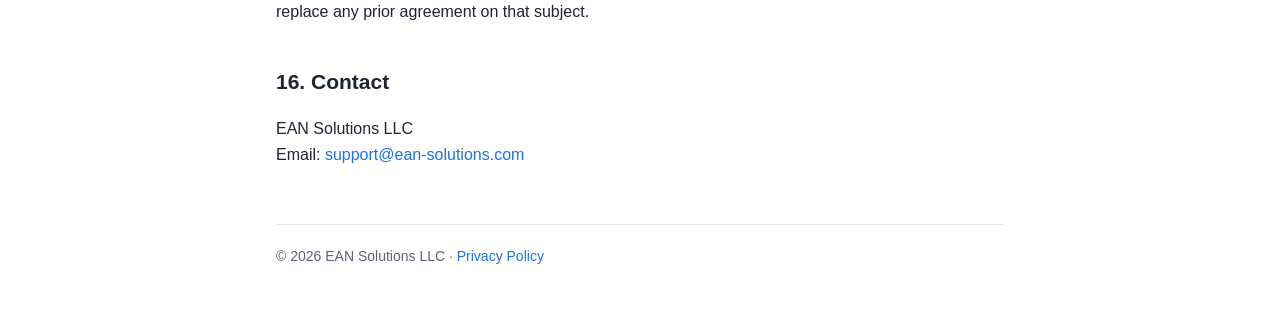
<file: spacecast/terms.html>
<!DOCTYPE html>
<html lang="en">
<head>
  <meta charset="utf-8" />
  <meta name="viewport" content="width=device-width, initial-scale=1" />
  <title>Spacecast Terms of Use</title>
  <meta name="description" content="End user terms for Spacecast for Google Chat." />
  <link rel="stylesheet" href="style.css" />
</head>
<body>
<main>
  <nav>
    <a class="brand" href="./">Spacecast</a>
    <a href="docs.html">Docs</a>
    <a href="./#support">Support</a>
    <a href="privacy.html">Privacy</a>
    <a href="terms.html">Terms</a>
  </nav>

  <h1>Terms of Use</h1>
  <p class="updated">Last updated: October 28, 2026</p>

  <p>These terms are an agreement between EAN Solutions LLC ("EAN Solutions," "we," "us") and the organization that installs or uses Spacecast for Google Chat ("Spacecast," the "App"), referred to as "you." By installing or using the App, you accept these terms on behalf of your organization and confirm you are authorized to do so. If you do not agree, do not install or use the App.</p>

  <h2>1. The App</h2>
  <p>Spacecast is an app for Atlassian Jira Cloud, built on Atlassian Forge, that posts Jira notifications to Google Chat spaces through incoming webhooks you configure. Your use of Jira and of the Atlassian Marketplace is also governed by your agreements with Atlassian, including the <a href="https://www.atlassian.com/licensing/marketplace/termsofuse">Atlassian Marketplace Terms of Use</a>. Your use of Google Chat is governed by your agreements with Google.</p>

  <h2>2. License</h2>
  <p>Subject to these terms and to payment of any applicable fees, we grant you a non-exclusive, non-transferable, non-sublicensable license to use the App on the Atlassian site where it is installed, for the number of users covered by your Marketplace license, for your internal business purposes, during your subscription term.</p>

  <h2>3. Fees and billing</h2>
  <p>Pricing is shown on the App's Atlassian Marketplace listing. Atlassian handles ordering, billing, renewals, and refunds under its Marketplace terms and policies. We may change pricing for future terms as allowed by the Marketplace. Any free tier or free trial is provided as is and may be changed going forward.</p>

  <h2>4. Your responsibilities</h2>
  <ul>
    <li>You decide which Jira content goes to which Google Chat space. You are responsible for choosing spaces whose members may see that content, and for keeping webhook URLs confidential.</li>
    <li>You are responsible for having the rights and any notices or consents needed to send your Jira content to Google Chat.</li>
    <li>You will use the App in compliance with applicable law and with Atlassian's and Google's terms.</li>
  </ul>

  <h2>5. Restrictions</h2>
  <p>You will not: (a) copy, modify, or create derivative works of the App, except as permitted by law; (b) reverse engineer or attempt to extract its source code, except to the extent the law allows despite this limit; (c) resell, sublicense, or provide the App to third parties as a service; (d) use the App to send spam, malware, or unlawful content; or (e) interfere with or try to bypass the App's security or usage limits.</p>

  <h2>6. Your data</h2>
  <p>You keep all rights to your Jira content and configuration. You grant us only the rights needed to provide and support the App. We handle data as described in the <a href="privacy.html">Spacecast Privacy Policy</a> and the <a href="dpa.html">Data Processing Addendum</a>, which are part of these terms.</p>

  <h2>7. Third-party services</h2>
  <p>The App depends on services we do not control, including Atlassian Jira, Atlassian Forge, and Google Chat. We are not responsible for their availability, changes, or actions. If a change by Atlassian or Google stops the App from working as described, we will make reasonable efforts to adapt, but we may need to change or discontinue features.</p>

  <h2>8. Support and changes</h2>
  <p>We provide support by email at <a href="mailto:support@ean-solutions.com">support@ean-solutions.com</a> on a commercially reasonable basis, aiming to reply within 2 business days. We may update the App from time to time. We will not intentionally make changes that materially reduce its core function during a paid term without notice.</p>

  <h2>9. Feedback</h2>
  <p>If you send us suggestions or feedback, we may use them without obligation to you.</p>

  <h2>10. Disclaimer of warranties</h2>
  <p class="caps">The App is provided "as is" and "as available." To the maximum extent permitted by law, EAN Solutions disclaims all warranties, express or implied, including warranties of merchantability, fitness for a particular purpose, title, and non-infringement. We do not warrant that the App will be uninterrupted or error free, or that every notification will be delivered. Do not rely on the App as your only means of receiving time-critical alerts.</p>

  <h2>11. Limitation of liability</h2>
  <p class="caps">To the maximum extent permitted by law, neither party will be liable for any indirect, incidental, special, consequential, or punitive damages, or for lost profits, revenue, or data, even if advised of the possibility. EAN Solutions' total liability arising out of or relating to these terms or the App will not exceed the amounts you paid for the App in the 12 months before the event giving rise to the claim.</p>

  <h2>12. Indemnity</h2>
  <p>You will defend and indemnify EAN Solutions against third-party claims arising from content you choose to send through the App or from your breach of these terms.</p>

  <h2>13. Term and termination</h2>
  <p>These terms apply while the App is installed. You can stop using the App at any time by uninstalling it. We may suspend or terminate your access if you materially breach these terms, or if required by Atlassian, Google, or law. On uninstall, the App's stored data is deleted as described in the Privacy Policy. Sections 5, 6, 9, 10, 11, 12, and 15 survive termination.</p>

  <h2>14. Changes to these terms</h2>
  <p>We may update these terms by posting a new version here and updating the date above. For material changes, we will notify license contacts. Changes apply from your next subscription term, or earlier if you keep using the App after notice where the law allows.</p>

  <h2>15. General</h2>
  <p>These terms are governed by the laws of the Commonwealth of Pennsylvania, USA, without regard to conflict of law rules, and the state and federal courts located in Pennsylvania have exclusive jurisdiction. You may not assign these terms without our consent, except to a successor of your business. If any provision is unenforceable, the rest stays in effect. These terms, together with the Privacy Policy and the Data Processing Addendum, are the entire agreement about the App and replace any prior agreement on that subject.</p>

  <h2>16. Contact</h2>
  <p>EAN Solutions LLC<br />Email: <a href="mailto:support@ean-solutions.com">support@ean-solutions.com</a></p>

  <footer>
    &copy; 2026 EAN Solutions LLC &middot; <a href="privacy.html">Privacy Policy</a>
  </footer>
</main>
</body>
</html>
</file>
<file: spacecast/style.css>
:root {
  --bg: #ffffff;
  --text: #1d2433;
  --muted: #5b6475;
  --accent: #1a73e8;
  --rule: #e3e6eb;
  --card: #f6f8fb;
}

@media (prefers-color-scheme: dark) {
  :root {
    --bg: #12151b;
    --text: #e6e9ef;
    --muted: #9aa3b2;
    --accent: #8ab4f8;
    --rule: #2a2f39;
    --card: #1a1e26;
  }
}

* { box-sizing: border-box; }

body {
  margin: 0;
  background: var(--bg);
  color: var(--text);
  font: 16px/1.65 -apple-system, BlinkMacSystemFont, "Segoe UI", Roboto, Helvetica, Arial, sans-serif;
}

main {
  max-width: 760px;
  margin: 0 auto;
  padding: 48px 16px 64px;
}

nav {
  display: flex;
  flex-wrap: wrap;
  gap: 16px;
  margin-bottom: 40px;
  font-size: 15px;
}

nav .brand { font-weight: 700; color: var(--text); margin-right: auto; }

a { color: var(--accent); text-decoration: none; }
a:hover { text-decoration: underline; }

h1 { font-size: 34px; line-height: 1.2; margin: 0 0 8px; }
h2 { font-size: 21px; margin: 40px 0 8px; }
h3 { font-size: 17px; margin: 24px 0 4px; }

.lede { font-size: 19px; color: var(--muted); margin: 0 0 32px; }
.updated { color: var(--muted); font-size: 14px; margin: 0 0 32px; }

.card {
  background: var(--card);
  border: 1px solid var(--rule);
  border-radius: 10px;
  padding: 20px 24px;
  margin: 24px 0;
}

table { width: 100%; border-collapse: collapse; margin: 16px 0; font-size: 15px; }
th, td { text-align: left; vertical-align: top; padding: 10px 12px 10px 0; border-bottom: 1px solid var(--rule); }
th { font-weight: 600; }

.caps { text-transform: uppercase; font-size: 14px; }

footer {
  margin-top: 56px;
  padding-top: 20px;
  border-top: 1px solid var(--rule);
  color: var(--muted);
  font-size: 14px;
}

@media (max-width: 560px) {
  h1 { font-size: 28px; }
  table, thead, tbody, tr, th, td { display: block; }
  thead { display: none; }
  td { border-bottom: none; padding: 2px 0; }
  tr { border-bottom: 1px solid var(--rule); padding: 10px 0; }
}
</file>
